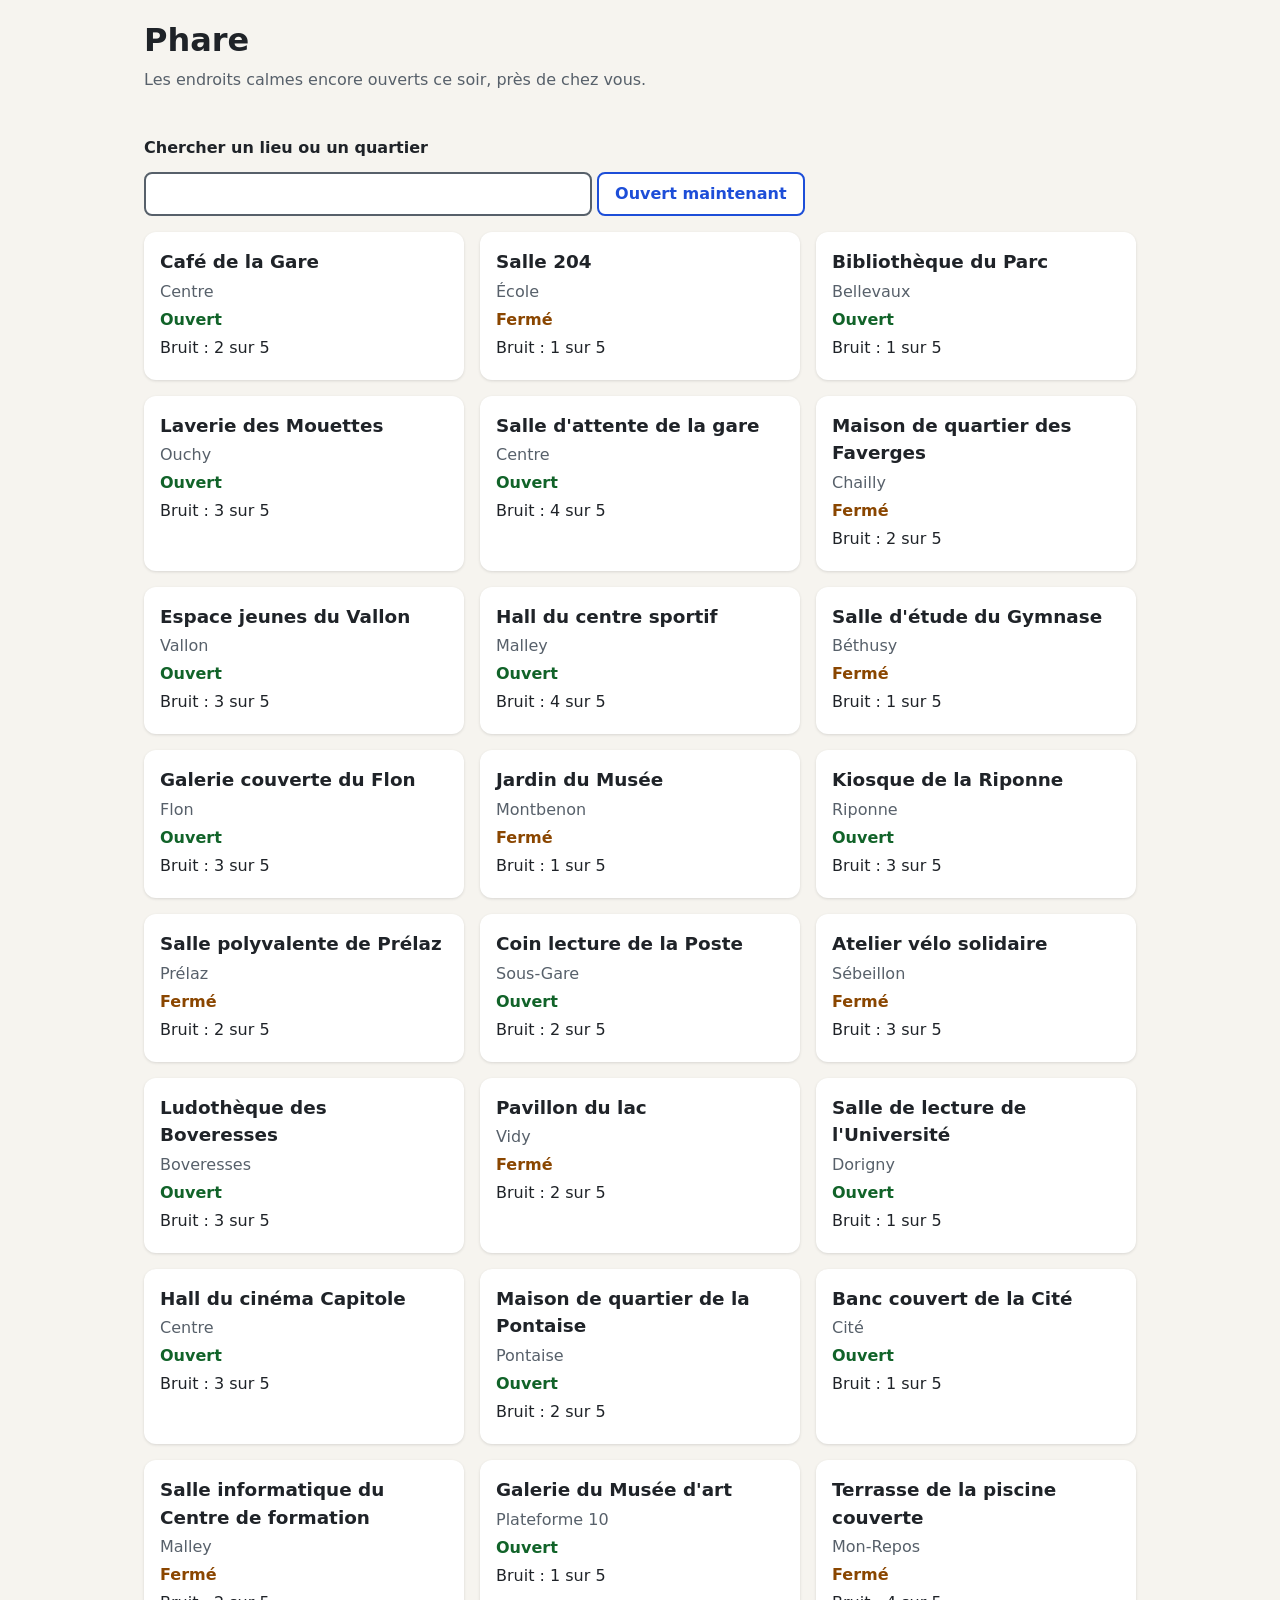
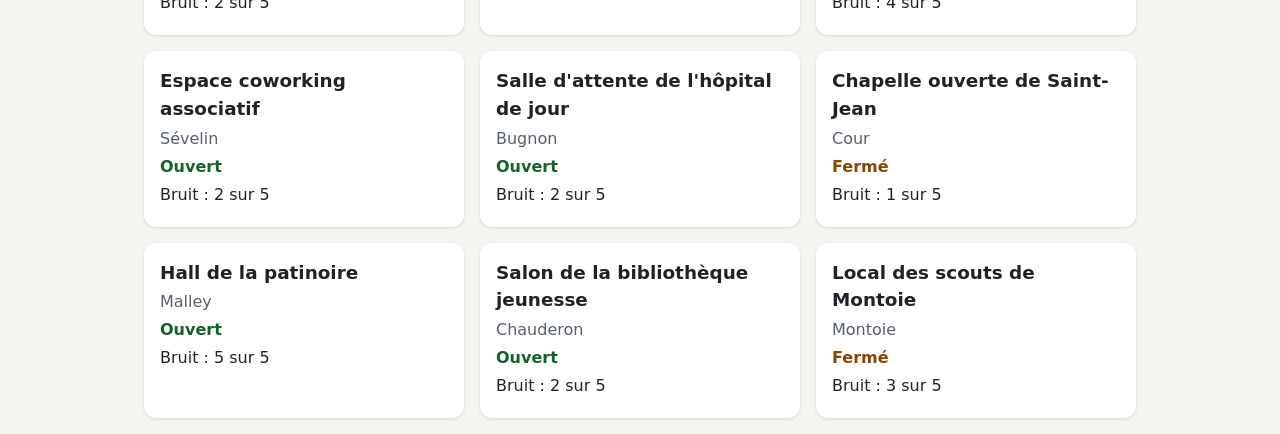
<file: 1-la-recherche-de-phare/depart/index.html>
<!DOCTYPE html>
<html lang="fr" xmlns:mso="urn:schemas-microsoft-com:office:office" xmlns:msdt="uuid:C2F41010-65B3-11d1-A29F-00AA00C14882">
<head>
  <meta charset="UTF-8">
  <meta name="viewport" content="width=device-width, initial-scale=1">
  <title>Phare : les endroits calmes encore ouverts</title>
  <link rel="icon" href="data:,">
  <link rel="stylesheet" href="style.css">

<!--[if gte mso 9]><xml>
<mso:CustomDocumentProperties>
<mso:_ApprovalStatus msdt:dt="string">0</mso:_ApprovalStatus>
<mso:_ApprovalAssignedTo msdt:dt="string"></mso:_ApprovalAssignedTo>
<mso:_ApprovalRespondedBy msdt:dt="string"></mso:_ApprovalRespondedBy>
</mso:CustomDocumentProperties>
</xml><![endif]-->
</head>
<body>
  <header>
    <h1>Phare</h1>
    <p>Les endroits calmes encore ouverts ce soir, près de chez vous.</p>
  </header>

  <main>
    <label for="recherche">Chercher un lieu ou un quartier</label>
    <input type="search" id="recherche">
    <button type="button" id="filtre-ouvert" aria-pressed="false">Ouvert maintenant</button>
    <p id="aucun-resultat" hidden>Aucun lieu ne correspond à votre recherche.</p>

    <section id="liste-cartes" aria-label="Lieux"></section>
  </main>

  <script src="lieux.js"></script>
  <script src="app.js"></script>
</body>
</html>
</file>
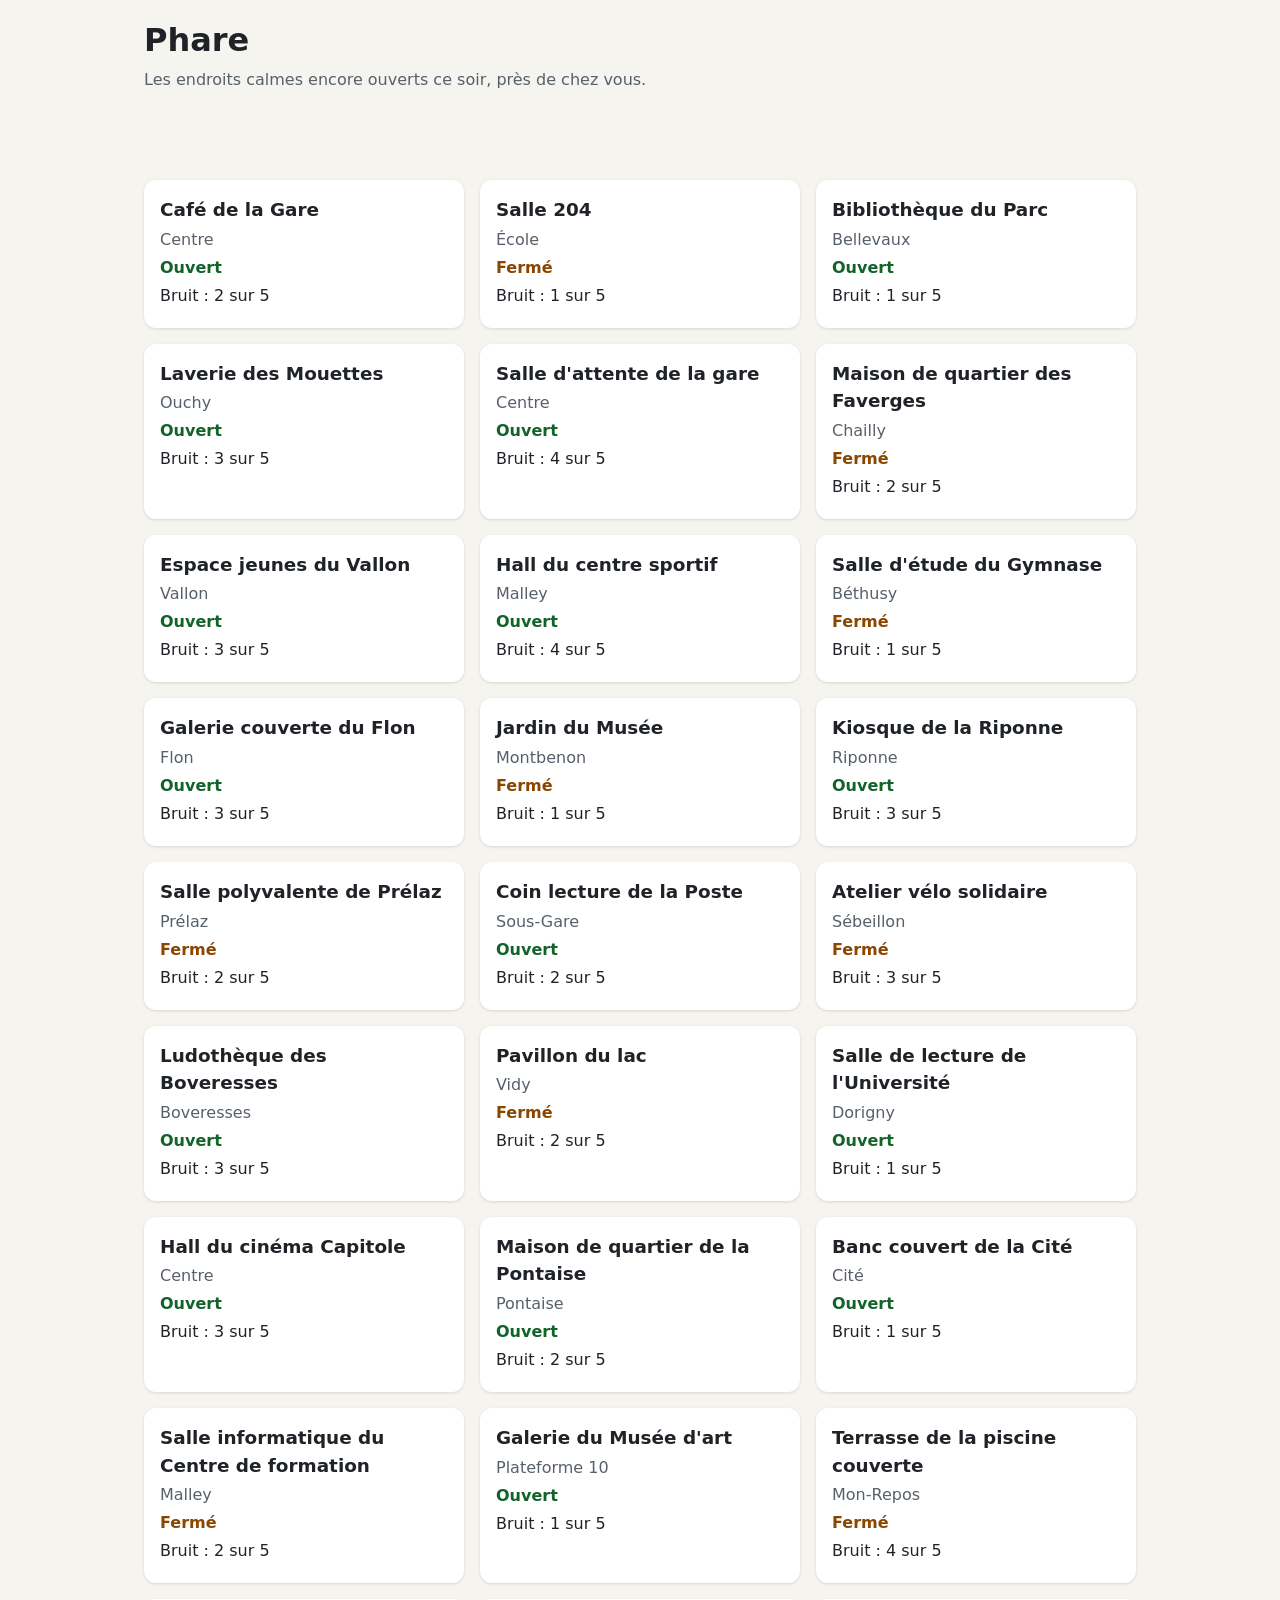
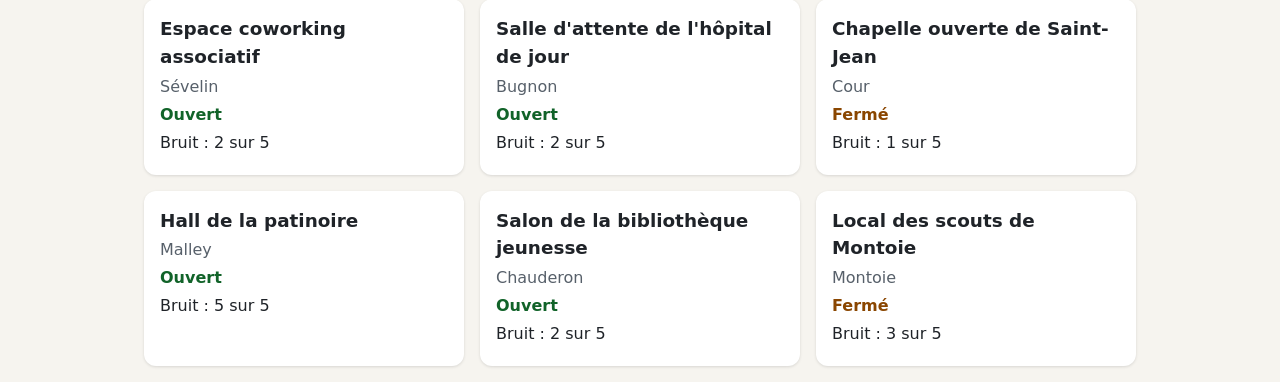
<file: 1-phare-charge-ses-fiches/depart/index.html>
<!DOCTYPE html>
<html lang="fr">
<head>
  <meta charset="UTF-8">
  <meta name="viewport" content="width=device-width, initial-scale=1">
  <title>Phare : les endroits calmes encore ouverts</title>
  <link rel="icon" href="data:,">
  <link rel="stylesheet" href="style.css">
</head>
<body>
  <header>
    <h1>Phare</h1>
    <p>Les endroits calmes encore ouverts ce soir, près de chez vous.</p>
  </header>

  <main>
    <p id="etat" role="status"></p>

    <section id="liste-cartes" aria-label="Lieux"></section>
  </main>

  <script src="app.js"></script>
</body>
</html>
</file>
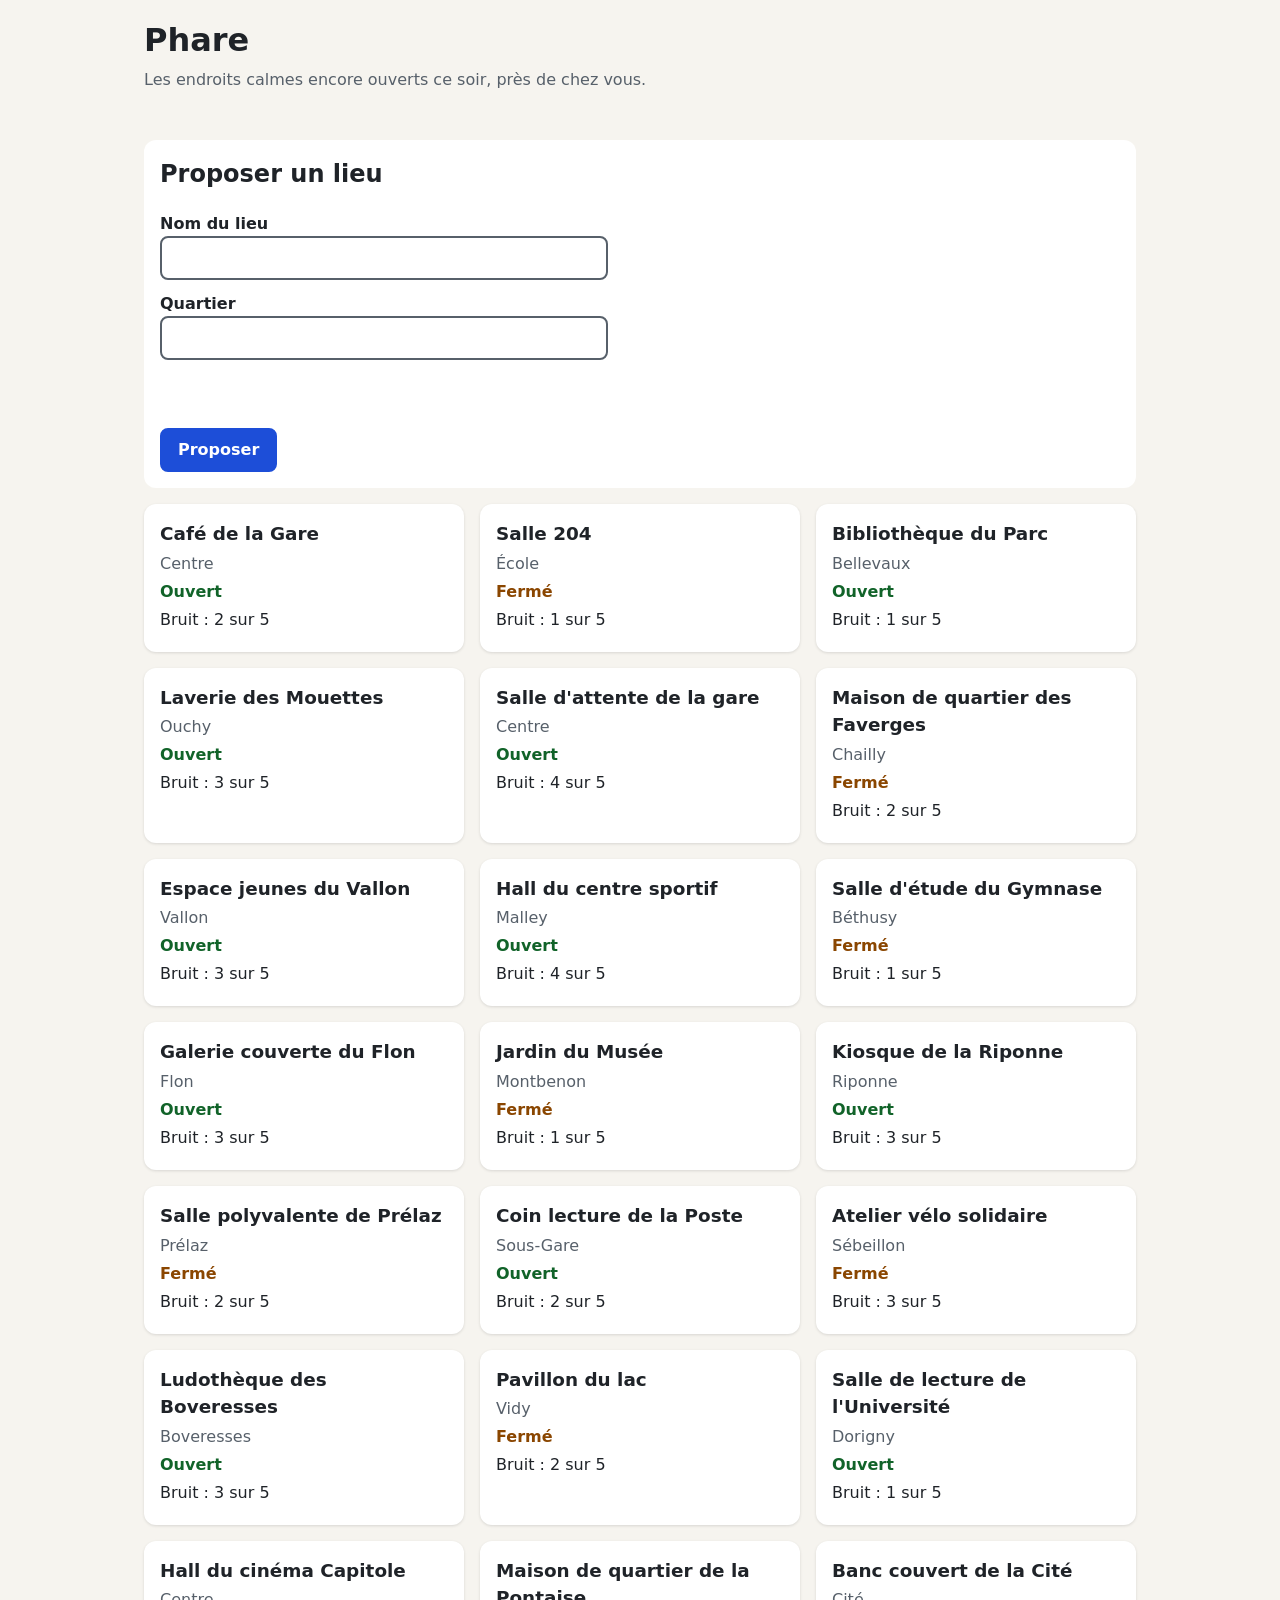
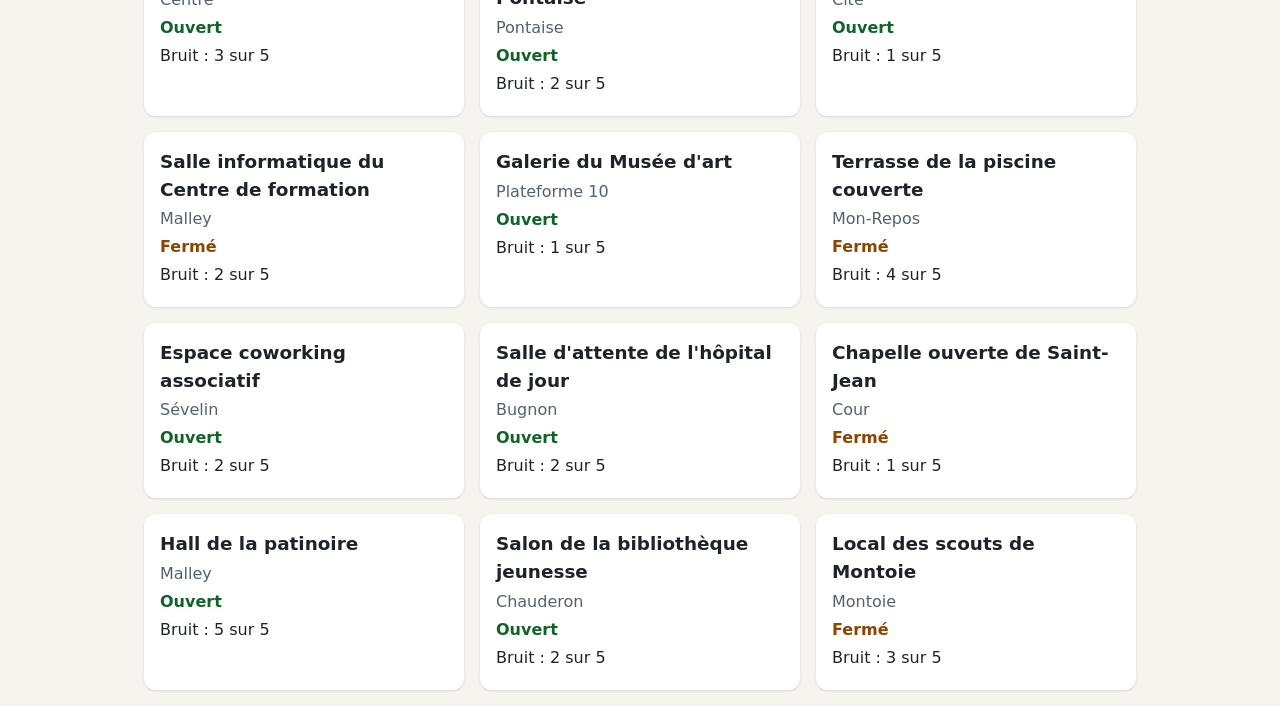
<file: 2-proposer-un-lieu/depart/index.html>
<!DOCTYPE html>
<html lang="fr" xmlns:mso="urn:schemas-microsoft-com:office:office" xmlns:msdt="uuid:C2F41010-65B3-11d1-A29F-00AA00C14882">
<head>
  <meta charset="UTF-8">
  <meta name="viewport" content="width=device-width, initial-scale=1">
  <title>Phare : les endroits calmes encore ouverts</title>
  <link rel="icon" href="data:,">
  <link rel="stylesheet" href="style.css">

<!--[if gte mso 9]><xml>
<mso:CustomDocumentProperties>
<mso:_ApprovalStatus msdt:dt="string">0</mso:_ApprovalStatus>
<mso:_ApprovalAssignedTo msdt:dt="string"></mso:_ApprovalAssignedTo>
<mso:_ApprovalRespondedBy msdt:dt="string"></mso:_ApprovalRespondedBy>
</mso:CustomDocumentProperties>
</xml><![endif]-->
</head>
<body>
  <header>
    <h1>Phare</h1>
    <p>Les endroits calmes encore ouverts ce soir, près de chez vous.</p>
  </header>

  <main>
    <form id="proposer">
      <h2>Proposer un lieu</h2>
      <label for="champ-nom">Nom du lieu</label>
      <input type="text" id="champ-nom" name="nom">
      <label for="champ-quartier">Quartier</label>
      <input type="text" id="champ-quartier" name="quartier">
      <p id="erreurs" aria-live="polite"></p>
      <button type="submit">Proposer</button>
    </form>

    <section id="liste-cartes" aria-label="Lieux"></section>
  </main>

  <script src="lieux.js"></script>
  <script src="app.js"></script>
</body>
</html>
</file>
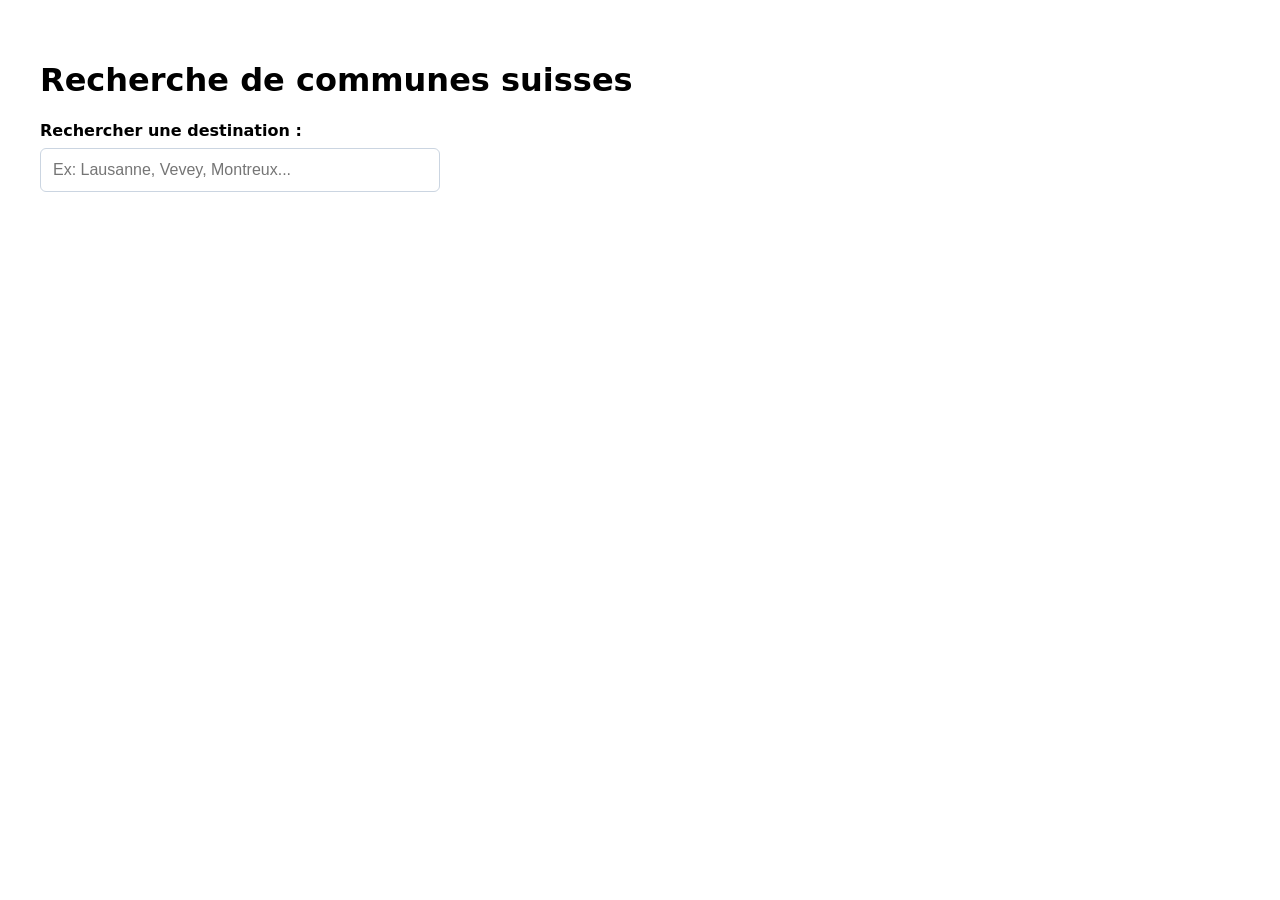
<file: e3-6-composant-autocompletion-avance/depart/index.html>
<!DOCTYPE html>
<html lang="fr">
<head>
  <meta charset="utf-8">
  <meta name="viewport" content="width=device-width, initial-scale=1">
  <title>Composant Autocomplétion Accessible — ICT 291</title>
  <style>
    :root {
      --color-primary: #0284c7;
      --color-border: #cbd5e1;
      --color-bg-hover: #f1f5f9;
      --font-sans: system-ui, sans-serif;
    }
    body { font-family: var(--font-sans); padding: 2rem; }
    .combobox-wrapper { position: relative; max-width: 400px; }
    .combobox-label { display: block; font-weight: 600; margin-bottom: 0.5rem; }
    .combobox-input { width: 100%; box-sizing: border-box; padding: 12px; font-size: 1rem; border: 1px solid var(--color-border); border-radius: 6px; }
    .combobox-input:focus-visible { outline: 2px solid var(--color-primary); }
    .suggestions-list { position: absolute; top: 100%; left: 0; right: 0; background: white; border: 1px solid var(--color-border); border-radius: 6px; margin-top: 4px; padding: 0; list-style: none; box-shadow: 0 4px 6px rgba(0,0,0,0.1); max-height: 240px; overflow-y: auto; z-index: 10; }
    .suggestion-item { padding: 10px 12px; cursor: pointer; }
    .suggestion-item[aria-selected="true"], .suggestion-item:hover { background-color: var(--color-bg-hover); color: var(--color-primary); font-weight: 600; }
  </style>
</head>
<body>
  <h1>Recherche de communes suisses</h1>
  <div class="combobox-wrapper" id="recherche-combobox">
    <label for="recherche-input" class="combobox-label">Rechercher une destination :</label>
    <input
      type="text"
      id="recherche-input"
      role="combobox"
      aria-expanded="false"
      aria-autocomplete="list"
      aria-controls="suggestions-list"
      autocomplete="off"
      class="combobox-input"
      placeholder="Ex: Lausanne, Vevey, Montreux..."
    >
    <ul id="suggestions-list" role="listbox" class="suggestions-list" hidden></ul>
  </div>

  <script>
    const villes = [
      "Aigle", "Bulle", "Château-d'Œx", "Fribourg", "Genève", "Grandson",
      "La Chaux-de-Fonds", "Lausanne", "Montreux", "Morges", "Neuchâtel",
      "Nyon", "Payerne", "Sion", "Vevey", "Yverdon-les-Bains"
    ];

    const input = document.getElementById("recherche-input");
    const listbox = document.getElementById("suggestions-list");
    let activeIndex = -1;
    let resultats = [];

    // Ouvre / ferme la liste (aria-expanded)
    function ouvrir() {
      listbox.hidden = false;
      input.setAttribute("aria-expanded", "true");
    }
    function fermer() {
      listbox.hidden = true;
      input.setAttribute("aria-expanded", "false");
      input.removeAttribute("aria-activedescendant");
      activeIndex = -1;
    }

    // Marque l'élément actif (index + aria-selected)
    function definirActif(index) {
      const items = listbox.querySelectorAll("li");
      items.forEach(li => li.setAttribute("aria-selected", "false"));
      activeIndex = index;
      if (items[index]) {
        items[index].setAttribute("aria-selected", "true");
        input.setAttribute("aria-activedescendant", items[index].id);
      }
    }

    // Filtre et affiche les suggestions
    input.addEventListener("input", () => {
      const saisie = input.value.trim().toLowerCase();
      listbox.innerHTML = "";
      activeIndex = -1;
      if (!saisie) { fermer(); return; }

      resultats = villes.filter(v => v.toLowerCase().includes(saisie));
      resultats.forEach((ville, i) => {
        const li = document.createElement("li");
        li.id = "option-" + i;
        li.className = "suggestion-item";
        li.setAttribute("role", "option");
        li.setAttribute("aria-selected", "false");
        li.textContent = ville;
        li.addEventListener("mousedown", () => { input.value = ville; fermer(); });
        listbox.appendChild(li);
      });
      if (resultats.length) { ouvrir(); } else { fermer(); }
    });

    // Clavier : flèches, Entrée, Échap
    input.addEventListener("keydown", e => {
      if (e.key === "ArrowDown") {
        e.preventDefault();
        if (resultats.length) definirActif(Math.min(activeIndex + 1, resultats.length - 1));
      } else if (e.key === "ArrowUp") {
        e.preventDefault();
        if (resultats.length) definirActif(Math.max(activeIndex - 1, 0));
      } else if (e.key === "Enter" && activeIndex >= 0) {
        e.preventDefault();
        input.value = resultats[activeIndex];
        fermer();
      } else if (e.key === "Escape") {
        fermer();
      }
    });
  </script>
</body>
</html>
</file>
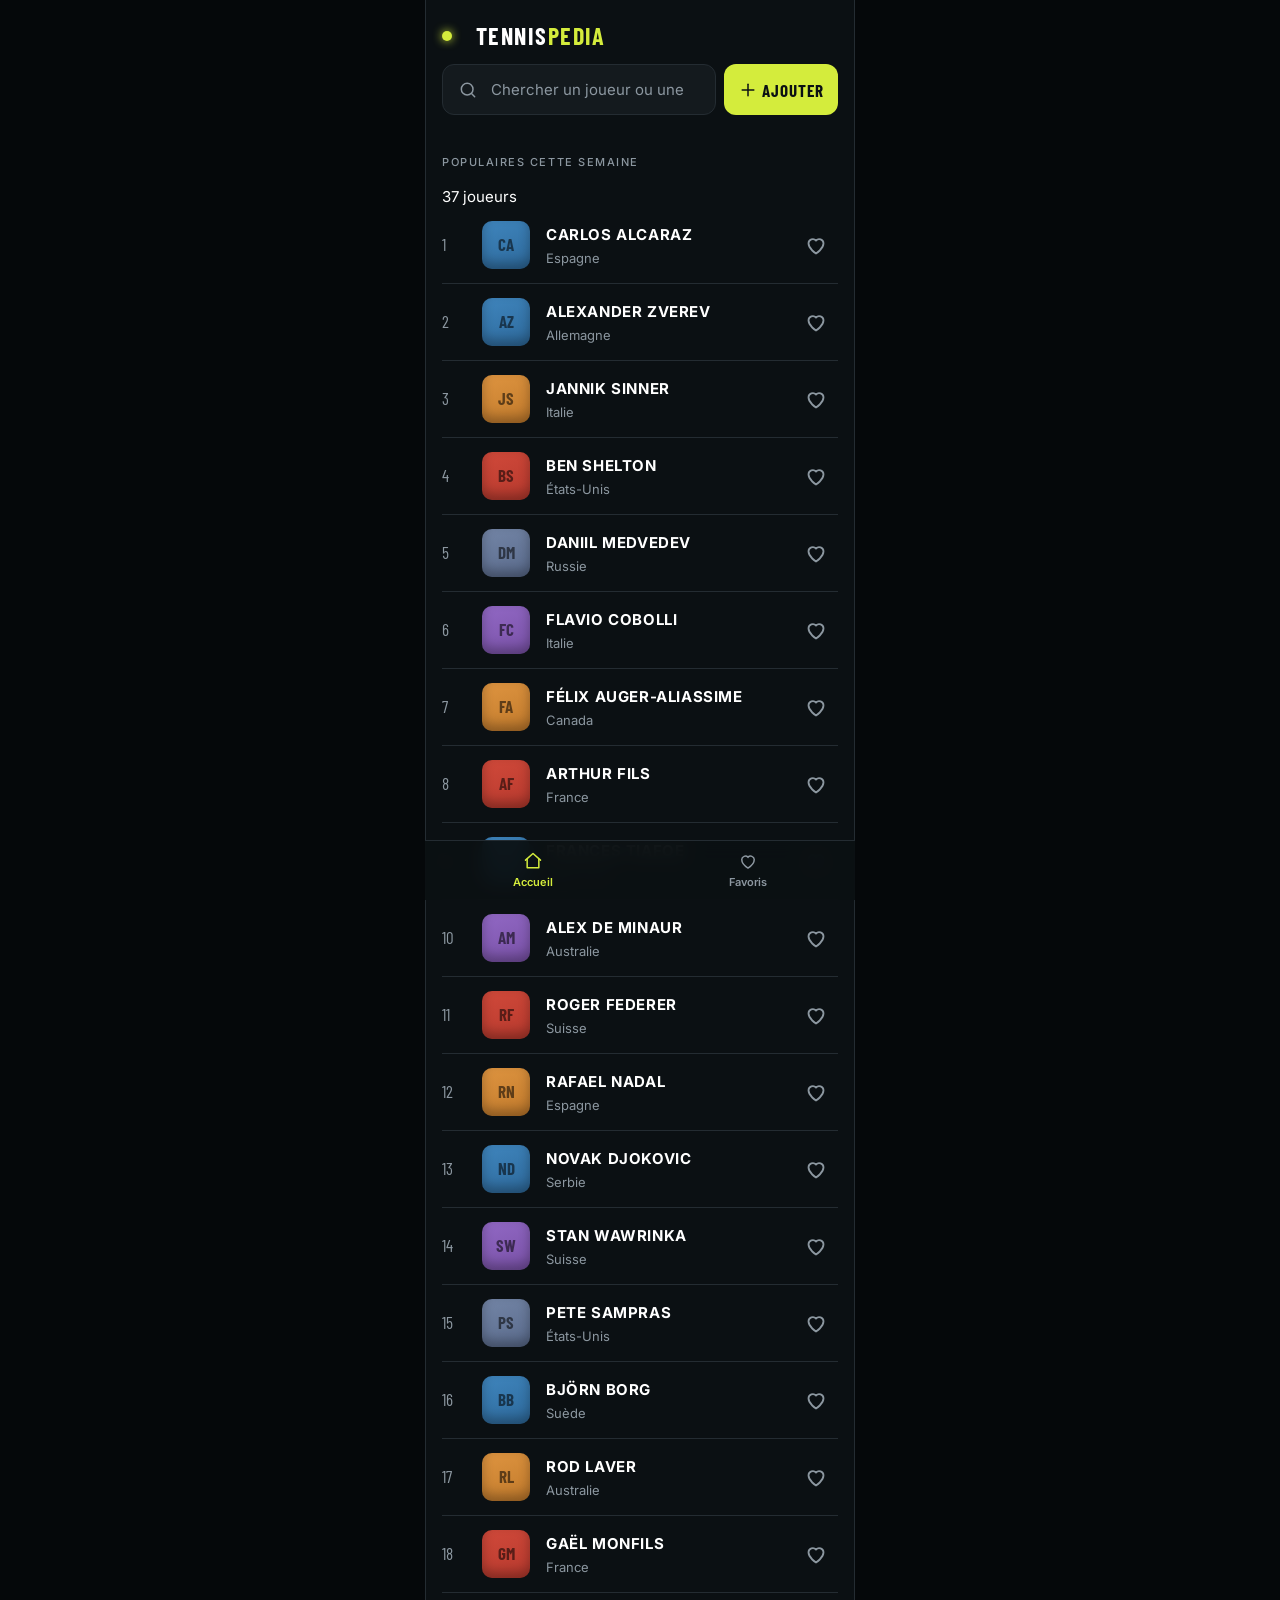
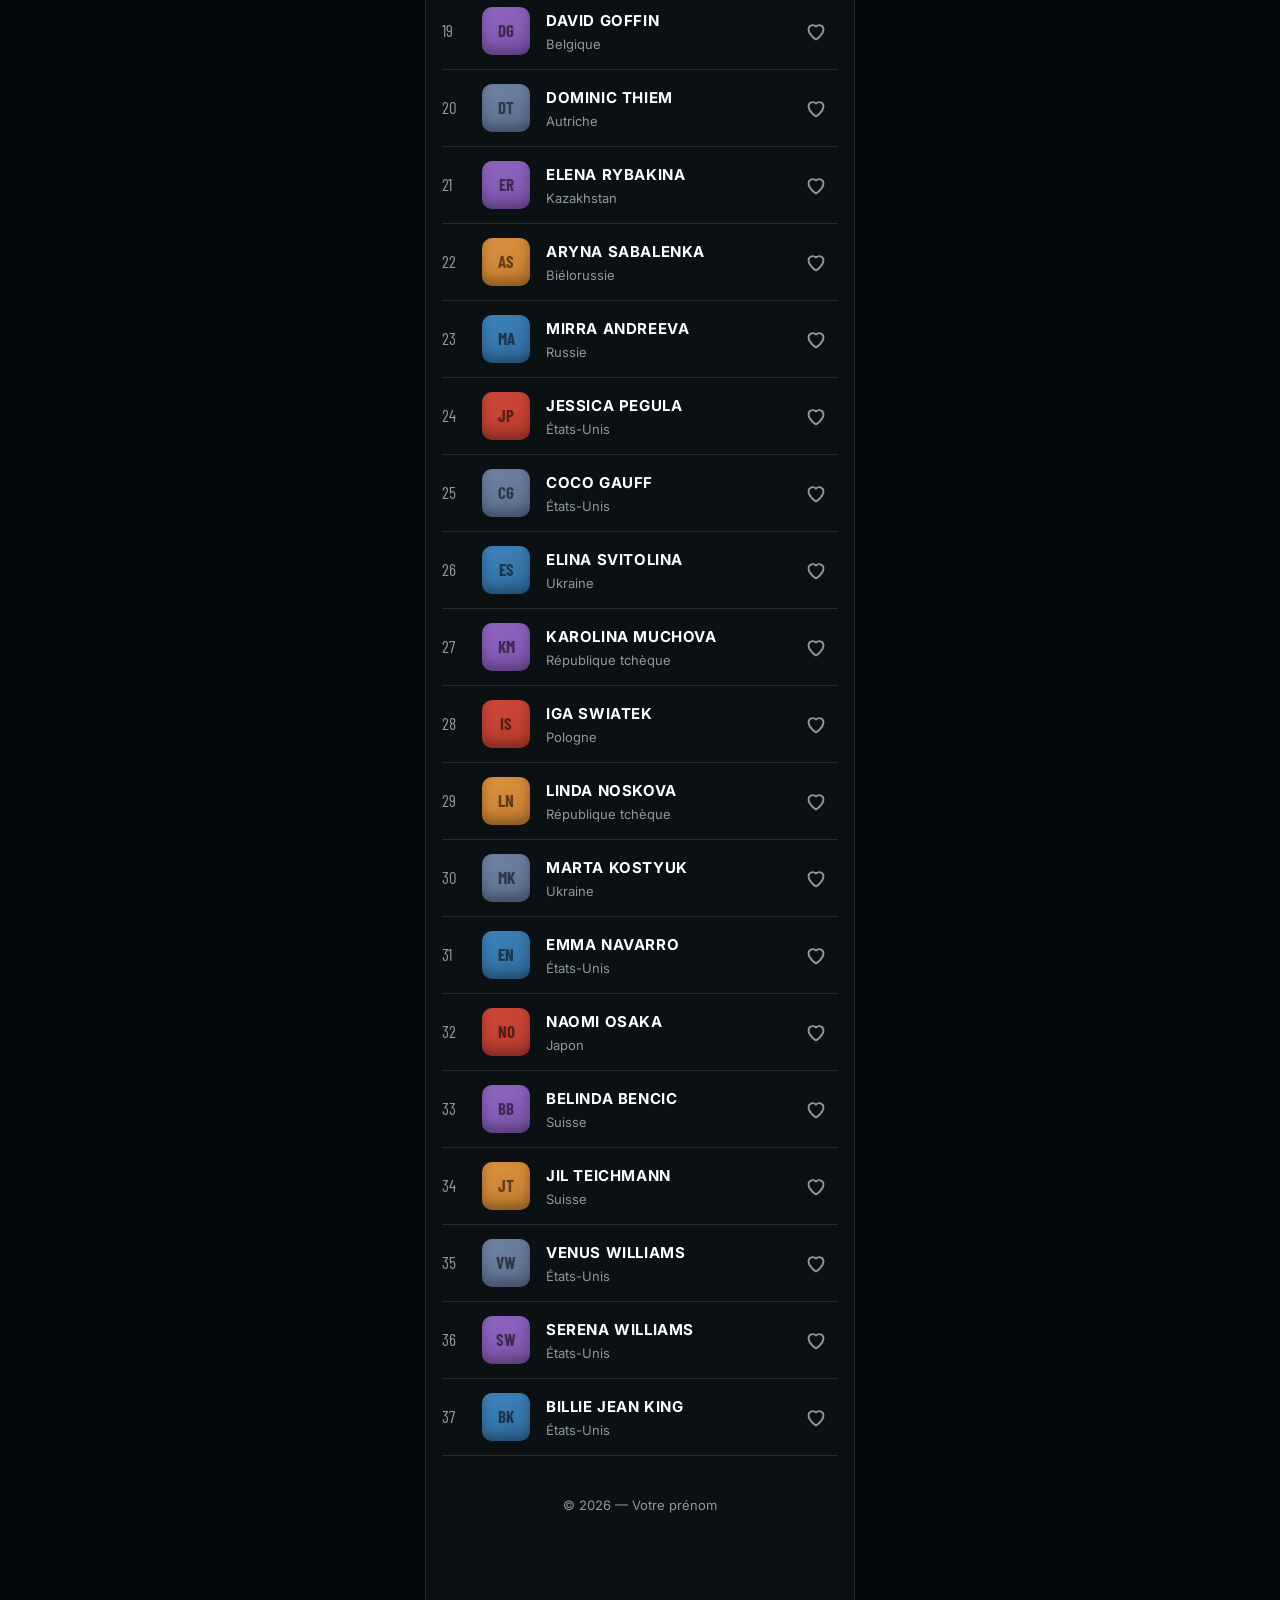
<file: wikitennis/Application/index.html>
<!doctype html>
<html lang="fr">
  <head>
    <meta charset="UTF-8" />
    <meta
      name="viewport"
      content="width=device-width, initial-scale=1, viewport-fit=cover"
    />
    <meta name="theme-color" content="#0b1013" />
    <link rel="preconnect" href="https://fonts.googleapis.com" />
    <link rel="preconnect" href="https://fonts.gstatic.com" crossorigin />
    <link
      href="https://fonts.googleapis.com/css2?family=Barlow+Condensed:wght@500;600;700&family=Inter:wght@400;500;600;700&display=swap"
      rel="stylesheet"
    />
    <link rel="stylesheet" href="style.css" />
    <script src="app.js" defer></script>
    <title>Tennispedia · Accueil</title>
  </head>
  <body data-page="accueil" class="avec-onglets">
    <header class="entete">
      <span class="point"></span>
      <h1 class="logo">TENNIS<span>PEDIA</span></h1>
    </header>
    <nav class="recherche" aria-label="Recherche">
      <form role="search">
        <label class="cache" for="recherche">Chercher un joueur ou une joueuse</label>
        <svg class="icone loupe" viewBox="0 0 24 24" aria-hidden="true">
          <circle cx="11" cy="11" r="7" />
          <path d="m20 20-3.5-3.5" />
        </svg>
        <input
          id="recherche"
          type="search"
          placeholder="Chercher un joueur ou une joueuse"
          autocomplete="off"
        />
      </form>
      <button class="btn-ajouter" id="ouvrir-ajout" type="button">
        <svg class="icone" viewBox="0 0 24 24" aria-hidden="true"><path d="M12 5v14" /><path d="M5 12h14" /></svg>
        <span>Ajouter<span class="cache"> un joueur</span></span>
      </button>
    </nav>
    <main class="ecran">
      <h2 class="etiquette">Populaires cette semaine</h2>
      <p id="etat" role="status"></p>
      <ol class="classement" id="liste"></ol>
      <p class="vide" id="aucun" hidden>Aucun joueur ne correspond à votre recherche.</p>
    </main>
    <dialog class="fenetre" id="fenetre-ajout" aria-labelledby="titre-ajout">
      <form id="proposer" novalidate>
        <h2 class="titre-fenetre" id="titre-ajout">Ajouter un joueur</h2>
        <label for="champ-nom">Nom du joueur</label>
        <input type="text" id="champ-nom" name="nom" autocomplete="off" />
        <label for="champ-pays">Pays</label>
        <input type="text" id="champ-pays" name="pays" autocomplete="off" />
        <p id="erreurs" aria-live="polite"></p>
        <div class="actions-fenetre">
          <button class="btn-secondaire" id="annuler-ajout" type="button">Annuler</button>
          <button class="cta" type="submit">Ajouter</button>
        </div>
      </form>
    </dialog>
    <footer class="pied"><p>© 2026 — Votre prénom</p></footer>
    <nav class="onglets" id="onglets" aria-label="Navigation principale"></nav>
  </body>
</html>
</file>
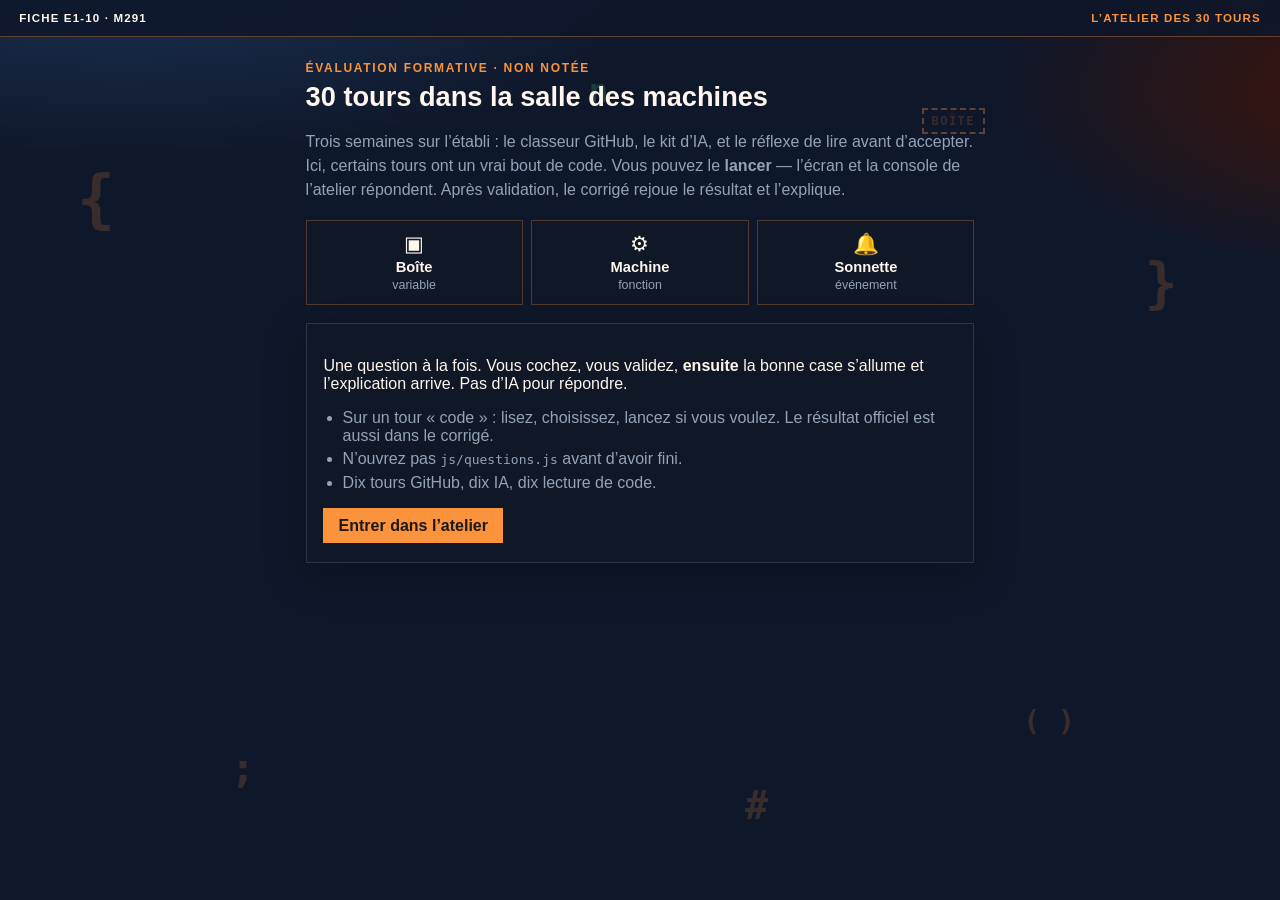
<file: e1-10-evaluation-formative (1)/e1-10-evaluation-formative/depart/index.html>
<!DOCTYPE html>
<html lang="fr">
<head>
  <meta charset="utf-8">
  <meta name="viewport" content="width=device-width, initial-scale=1">
  <title>e1-10 — L’atelier des 30 tours</title>
  <link rel="stylesheet" href="css/style.css">
</head>
<body>
  <div class="sky" aria-hidden="true">
    <span class="glyph g1">{</span>
    <span class="glyph g2">}</span>
    <span class="glyph g3">;</span>
    <span class="glyph g4">( )</span>
    <span class="glyph g5">n</span>
    <span class="glyph g6">#</span>
    <span class="box-float">boîte</span>
  </div>
  <header>
    <span class="badge-tour">Fiche e1-10 · M291</span>
    <span class="badge-atelier">L’atelier des 30 tours</span>
  </header>
  <main>
    <section id="vue-intro">
      <p class="kicker">Évaluation formative · non notée</p>
      <h1>30 tours dans la salle des machines</h1>
      <p class="lead">Trois semaines sur l’établi : le classeur GitHub, le kit d’IA, et le réflexe de lire avant d’accepter. Ici, certains tours ont un vrai bout de code. Vous pouvez le <strong>lancer</strong> — l’écran et la console de l’atelier répondent. Après validation, le corrigé rejoue le résultat et l’explique.</p>
      <div class="machines" aria-hidden="true">
        <div class="machine"><span class="ico">▣</span><strong>Boîte</strong><em>variable</em></div>
        <div class="machine"><span class="ico">⚙</span><strong>Machine</strong><em>fonction</em></div>
        <div class="machine"><span class="ico">🔔</span><strong>Sonnette</strong><em>événement</em></div>
      </div>
      <div class="card intro-card">
        <p>Une question à la fois. Vous cochez, vous validez, <strong>ensuite</strong> la bonne case s’allume et l’explication arrive. Pas d’IA pour répondre.</p>
        <ul class="intro-list">
          <li>Sur un tour « code » : lisez, choisissez, lancez si vous voulez. Le résultat officiel est aussi dans le corrigé.</li>
          <li>N’ouvrez pas <code>js/questions.js</code> avant d’avoir fini.</li>
          <li>Dix tours GitHub, dix IA, dix lecture de code.</li>
        </ul>
        <button type="button" id="commencer">Entrer dans l’atelier</button>
      </div>
    </section>

    <section id="vue-quiz" class="hidden">
      <p class="progress">
        <span id="compteur">Tour 1 / 30</span>
        <span id="theme"></span>
      </p>
      <div class="bar"><span id="barre"></span></div>
      <div class="card quiz-card">
        <h2 class="question" id="question"></h2>
        <div id="lab-slot"></div>
        <fieldset>
          <legend>Choix</legend>
          <div id="choix"></div>
        </fieldset>
        <div class="row">
          <button type="button" id="valider" disabled>Valider cette réponse</button>
          <button type="button" class="ghost hidden" id="suivante">Tour suivant</button>
        </div>
        <div id="explique" class="explain hidden"></div>
      </div>
    </section>

    <section id="vue-fin" class="hidden">
      <p class="kicker">Fin de service</p>
      <h1>Bilan de l’atelier</h1>
      <p class="score" id="score">0 / 30</p>
      <p class="lead" id="phrase-score"></p>
      <p class="muted">Les tours manqués ont un fond rose. Relisez, relancez le code s’il y en a un, puis recommencez si vous voulez.</p>
      <div class="row">
        <button type="button" id="recommencer">Recommencer les 30 tours</button>
      </div>
      <div class="review" id="revue"></div>
    </section>
  </main>
  <div id="confetti" aria-hidden="true"></div>
  <script src="js/questions.js"></script>
  <script src="js/app.js"></script>
</body>
</html>
</file>
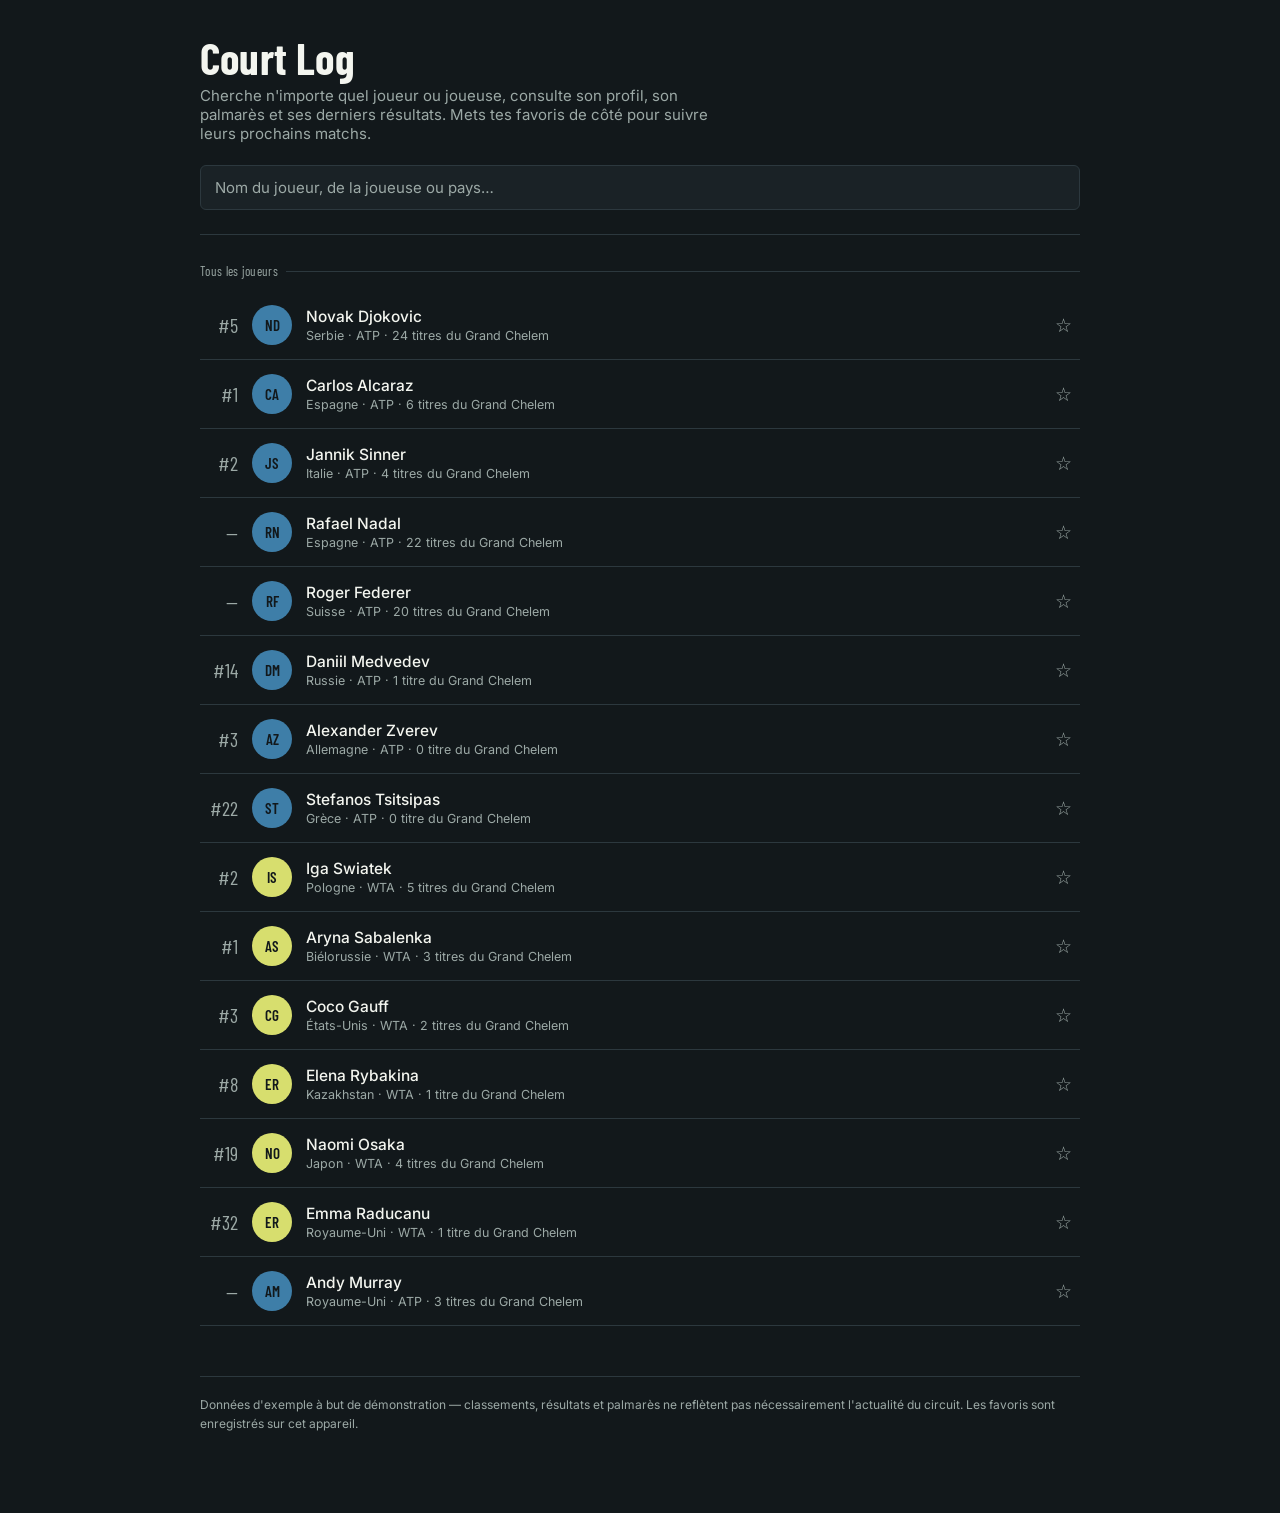
<file: wikitennis/tennis-tracker.html>
<!DOCTYPE html>
<html lang="fr">
<head>
<meta charset="UTF-8">
<meta name="viewport" content="width=device-width, initial-scale=1.0">
<title>Court Log — suivi de joueurs de tennis</title>
<style>
  @import url('https://fonts.googleapis.com/css2?family=Barlow+Condensed:wght@500;600;700&family=Inter:wght@400;500;600&display=swap');

  :root{
    --ink:#12181B;
    --surface:#1A2226;
    --surface-2:#212B30;
    --line:#2C383E;
    --chalk:#F3F5EF;
    --chalk-dim:#9CA9A6;
    --lime:#D7DE6E;
    --clay:#C1622F;
    --grass:#4C7A50;
    --hard:#3E7EA8;
    --win:#7FAE72;
    --loss:#B9645B;
  }
  *{box-sizing:border-box;}
  html,body{margin:0;padding:0;}
  body{
    background:var(--ink);
    color:var(--chalk);
    font-family:'Inter',sans-serif;
    min-height:100vh;
  }
  .display{font-family:'Barlow Condensed',sans-serif;}

  .wrap{max-width:920px;margin:0 auto;padding:36px 20px 80px;}

  header.top{border-bottom:1px solid var(--line);padding-bottom:24px;margin-bottom:28px;}
  header.top h1{
    font-family:'Barlow Condensed',sans-serif;
    font-weight:700;
    font-size:44px;
    letter-spacing:.2px;
    margin:0 0 6px;
    line-height:1;
  }
  header.top p{margin:0 0 22px;color:var(--chalk-dim);font-size:15px;max-width:520px;}

  .search-row{display:flex;gap:10px;}
  .search-row input{
    flex:1;
    background:var(--surface);
    border:1px solid var(--line);
    color:var(--chalk);
    font-family:'Inter',sans-serif;
    font-size:15px;
    padding:12px 14px;
    border-radius:6px;
    outline:none;
  }
  .search-row input:focus{border-color:var(--lime);}
  .search-row input::placeholder{color:var(--chalk-dim);}

  .section-label{
    font-family:'Barlow Condensed',sans-serif;
    font-size:13px;
    letter-spacing:.3px;
    color:var(--chalk-dim);
    margin:0 0 12px;
    display:flex;
    align-items:center;
    gap:8px;
  }
  .section-label::after{content:"";flex:1;height:1px;background:var(--line);}

  .fav-strip{display:flex;flex-wrap:wrap;gap:8px;margin-bottom:32px;}
  .fav-chip{
    display:flex;align-items:center;gap:8px;
    background:var(--surface);
    border:1px solid var(--line);
    border-radius:20px;
    padding:6px 12px 6px 6px;
    cursor:pointer;
    font-size:13px;
    color:var(--chalk);
  }
  .fav-chip:hover{border-color:var(--chalk-dim);}
  .fav-chip .mini-avatar{width:22px;height:22px;font-size:10px;}
  .fav-chip .next{color:var(--chalk-dim);font-size:11px;}

  .empty-note{color:var(--chalk-dim);font-size:14px;margin-bottom:32px;}

  .player-row{
    display:flex;align-items:center;gap:14px;
    padding:14px 4px;
    border-bottom:1px solid var(--line);
    cursor:pointer;
  }
  .player-row:hover{background:var(--surface);}
  .player-row .rank{
    width:34px;text-align:right;
    font-family:'Barlow Condensed',sans-serif;
    font-size:20px;color:var(--chalk-dim);
    flex-shrink:0;
  }
  .avatar{
    width:40px;height:40px;border-radius:50%;
    display:flex;align-items:center;justify-content:center;
    font-family:'Barlow Condensed',sans-serif;
    font-weight:600;font-size:15px;
    color:var(--ink);
    flex-shrink:0;
  }
  .tour-atp{background:var(--hard);}
  .tour-wta{background:var(--lime);}

  .player-row .info{flex:1;min-width:0;}
  .player-row .name{font-size:15.5px;font-weight:500;margin:0;}
  .player-row .meta{font-size:12.5px;color:var(--chalk-dim);margin:2px 0 0;}

  .star-btn{
    background:none;border:none;color:var(--chalk-dim);
    font-size:19px;cursor:pointer;line-height:1;padding:4px;
    flex-shrink:0;
  }
  .star-btn.active{color:var(--lime);}

  .no-results{color:var(--chalk-dim);padding:30px 4px;font-size:14px;}

  /* profile view */
  .profile{display:none;}
  .profile.open{display:block;}
  .list-view.hidden{display:none;}

  .back-btn{
    background:none;border:none;color:var(--chalk-dim);
    font-size:14px;cursor:pointer;padding:0;margin-bottom:20px;
    display:flex;align-items:center;gap:6px;
  }
  .back-btn:hover{color:var(--chalk);}

  .profile-head{display:flex;align-items:flex-start;gap:18px;margin-bottom:6px;}
  .avatar-lg{
    width:76px;height:76px;border-radius:50%;
    display:flex;align-items:center;justify-content:center;
    font-family:'Barlow Condensed',sans-serif;font-weight:600;font-size:26px;
    color:var(--ink);flex-shrink:0;
  }
  .profile-head .who{flex:1;}
  .profile-head h2{
    font-family:'Barlow Condensed',sans-serif;
    font-size:36px;font-weight:700;margin:0 0 2px;line-height:1.05;
  }
  .profile-head .sub{color:var(--chalk-dim);font-size:14px;margin:0;}
  .profile-head .fav-toggle{
    background:var(--surface);border:1px solid var(--line);
    color:var(--chalk);border-radius:6px;padding:9px 14px;
    font-size:13.5px;cursor:pointer;display:flex;align-items:center;gap:7px;
    white-space:nowrap;
  }
  .profile-head .fav-toggle.active{border-color:var(--lime);color:var(--lime);}

  .bio{color:var(--chalk-dim);font-size:14.5px;line-height:1.6;margin:18px 0 26px;max-width:640px;}

  .stat-grid{display:grid;grid-template-columns:repeat(auto-fit,minmax(120px,1fr));gap:1px;background:var(--line);border:1px solid var(--line);margin-bottom:30px;}
  .stat-cell{background:var(--surface);padding:14px 16px;}
  .stat-cell .num{font-family:'Barlow Condensed',sans-serif;font-size:26px;font-weight:600;line-height:1;}
  .stat-cell .lbl{color:var(--chalk-dim);font-size:11.5px;margin-top:5px;}

  .next-match{
    border:1px solid var(--line);border-left:3px solid var(--lime);
    padding:14px 16px;margin-bottom:32px;border-radius:0 6px 6px 0;
  }
  .next-match .tag{color:var(--lime);font-size:11.5px;font-family:'Barlow Condensed',sans-serif;letter-spacing:.3px;margin-bottom:4px;}
  .next-match .line1{font-size:15px;font-weight:500;margin:0 0 3px;}
  .next-match .line2{color:var(--chalk-dim);font-size:13px;}

  .results-list .res-row{
    display:flex;align-items:center;gap:12px;
    padding:10px 0;border-bottom:1px solid var(--line);
    font-size:13.5px;
  }
  .res-row .dot{width:8px;height:8px;border-radius:50%;flex-shrink:0;}
  .dot.clay{background:var(--clay);}
  .dot.grass{background:var(--grass);}
  .dot.hard{background:var(--hard);}
  .res-row .wl{
    width:20px;text-align:center;font-weight:600;font-size:12px;
    border-radius:3px;padding:2px 0;flex-shrink:0;
  }
  .wl.w{color:var(--win);}
  .wl.l{color:var(--loss);}
  .res-row .opp{flex:1;min-width:0;}
  .res-row .opp .vs{color:var(--chalk-dim);}
  .res-row .score{font-family:'Barlow Condensed',sans-serif;font-size:14px;flex-shrink:0;}
  .res-row .tourn{color:var(--chalk-dim);font-size:12px;width:150px;flex-shrink:0;text-align:right;}

  .trophy-list{margin-top:6px;}
  .trophy-row{display:flex;justify-content:space-between;padding:9px 0;border-bottom:1px solid var(--line);font-size:14px;}
  .trophy-row .yrs{color:var(--chalk-dim);font-size:12.5px;}

  footer.disclaimer{margin-top:50px;padding-top:18px;border-top:1px solid var(--line);color:var(--chalk-dim);font-size:12px;line-height:1.6;}

  @media(max-width:520px){
    header.top h1{font-size:34px;}
    .res-row .tourn{display:none;}
    .profile-head h2{font-size:28px;}
  }
</style>
</head>
<body>

<div class="wrap">

  <div class="list-view" id="listView">
    <header class="top">
      <h1>Court Log</h1>
      <p>Cherche n'importe quel joueur ou joueuse, consulte son profil, son palmarès et ses derniers résultats. Mets tes favoris de côté pour suivre leurs prochains matchs.</p>
      <div class="search-row">
        <input type="text" id="searchInput" placeholder="Nom du joueur, de la joueuse ou pays…" autocomplete="off">
      </div>
    </header>

    <div id="favSection"></div>

    <p class="section-label" id="listLabel">Tous les joueurs</p>
    <div id="playerList"></div>
  </div>

  <div class="profile" id="profileView">
    <button class="back-btn" id="backBtn">&larr; Retour à la recherche</button>
    <div id="profileContent"></div>
  </div>

  <footer class="disclaimer">
    Données d'exemple à but de démonstration — classements, résultats et palmarès ne reflètent pas nécessairement l'actualité du circuit. Les favoris sont enregistrés sur cet appareil.
  </footer>
</div>

<script>
// ---------- Données ----------
const PLAYERS = [
  {id:"djokovic", name:"Novak Djokovic", country:"Serbie", flag:"RS", tour:"ATP", rank:5,
   bio:"Recordman du nombre de titres du Grand Chelem chez les hommes, connu pour sa longévité exceptionnelle et sa capacité à rester compétitif au plus haut niveau plus de deux décennies durant.",
   titles:99, slams:24, masters:40, weeksNo1:428,
   palmares:[{name:"Open d'Australie",count:10,years:"2008-2023"},{name:"Roland-Garros",count:3,years:"2016, 2021, 2023"},{name:"Wimbledon",count:7,years:"2011-2022"},{name:"US Open",count:4,years:"2011-2023"}],
   next:{tournament:"Masters 1000 de Shanghai",round:"2e tour",opponent:"À déterminer",date:"vendredi",surface:"hard"},
   results:[
     {opp:"J. Sinner",score:"6-7 4-6",res:"L",tourn:"ATP Finals",surface:"hard"},
     {opp:"A. Zverev",score:"6-3 6-4",res:"W",tourn:"US Open",surface:"hard"},
     {opp:"C. Alcaraz",score:"6-4 5-7 6-2",res:"W",tourn:"Roland-Garros",surface:"clay"},
     {opp:"D. Medvedev",score:"3-6 6-2 6-1",res:"W",tourn:"Open d'Australie",surface:"hard"}
   ]},
  {id:"alcaraz", name:"Carlos Alcaraz", country:"Espagne", flag:"ES", tour:"ATP", rank:1,
   bio:"Prodige espagnol capable de dominer sur toutes les surfaces, réputé pour son explosivité et sa créativité au filet comme au fond du court.",
   titles:18, slams:6, masters:6, weeksNo1:42,
   palmares:[{name:"Roland-Garros",count:2,years:"2024, 2025"},{name:"Wimbledon",count:2,years:"2023, 2024"},{name:"US Open",count:2,years:"2022, 2025"}],
   next:{tournament:"Masters 1000 de Shanghai",round:"3e tour",opponent:"J. Sinner (probable)",date:"samedi",surface:"hard"},
   results:[
     {opp:"J. Sinner",score:"7-6 6-3",res:"W",tourn:"US Open",surface:"hard"},
     {opp:"N. Djokovic",score:"6-2 6-3",res:"W",tourn:"Wimbledon",surface:"grass"},
     {opp:"J. Sinner",score:"4-6 6-7",res:"L",tourn:"Roland-Garros",surface:"clay"},
     {opp:"A. Zverev",score:"6-4 6-1",res:"W",tourn:"Rome",surface:"clay"}
   ]},
  {id:"sinner", name:"Jannik Sinner", country:"Italie", flag:"IT", tour:"ATP", rank:2,
   bio:"Numéro un mondial italien reconnu pour la puissance et la régularité de son jeu de fond de court, bâti autour d'un coup droit et d'un revers très plats.",
   titles:20, slams:4, masters:5, weeksNo1:65,
   palmares:[{name:"Open d'Australie",count:2,years:"2024, 2025"},{name:"US Open",count:2,years:"2024, 2025"}],
   next:{tournament:"Masters 1000 de Shanghai",round:"Quarts de finale",opponent:"À déterminer",date:"dimanche",surface:"hard"},
   results:[
     {opp:"C. Alcaraz",score:"6-7 3-6",res:"L",tourn:"US Open",surface:"hard"},
     {opp:"N. Djokovic",score:"7-6 4-6 6-3",res:"W",tourn:"ATP Finals",surface:"hard"},
     {opp:"C. Alcaraz",score:"6-4 7-6",res:"W",tourn:"Roland-Garros",surface:"clay"},
     {opp:"A. Zverev",score:"6-3 6-2",res:"W",tourn:"Open d'Australie",surface:"hard"}
   ]},
  {id:"nadal", name:"Rafael Nadal", country:"Espagne", flag:"ES", tour:"ATP", rank:null,
   bio:"Le « Roi de la terre battue », treize fois vainqueur à Roland-Garros, célèbre pour son jeu physique, sa rotation de balle extrême et sa combativité mentale.",
   titles:92, slams:22, masters:36, weeksNo1:209,
   palmares:[{name:"Roland-Garros",count:14,years:"2005-2022"},{name:"US Open",count:4,years:"2010-2019"},{name:"Open d'Australie",count:2,years:"2009, 2022"},{name:"Wimbledon",count:2,years:"2008, 2010"}],
   next:null,
   results:[
     {opp:"A. de Minaur",score:"1-6 2-6",res:"L",tourn:"Roland-Garros",surface:"clay"},
     {opp:"C. Alcaraz",score:"6-4 6-4",res:"W",tourn:"Madrid",surface:"clay"}
   ]},
  {id:"federer", name:"Roger Federer", country:"Suisse", flag:"CH", tour:"ATP", rank:null,
   bio:"Considéré comme l'un des joueurs les plus élégants de l'histoire du tennis, reconnu pour la finesse de son toucher de balle et sa domination sur gazon.",
   titles:103, slams:20, masters:28, weeksNo1:310,
   palmares:[{name:"Wimbledon",count:8,years:"2003-2017"},{name:"Open d'Australie",count:6,years:"2004-2018"},{name:"US Open",count:5,years:"2004-2008"},{name:"Roland-Garros",count:1,years:"2009"}],
   next:null,
   results:[
     {opp:"R. Nadal",score:"6-4 6-3",res:"W",tourn:"Laver Cup (exhibition)",surface:"hard"}
   ]},
  {id:"medvedev", name:"Daniil Medvedev", country:"Russie", flag:"RU", tour:"ATP", rank:14,
   bio:"Style atypique construit autour d'un jeu très reculé et d'une lecture de jeu hors norme, capable de perturber les meilleurs frappeurs du circuit.",
   titles:21, slams:1, masters:6, weeksNo1:16,
   palmares:[{name:"US Open",count:1,years:"2021"}],
   next:{tournament:"Masters 1000 de Shanghai",round:"1er tour",opponent:"T. Fritz",date:"jeudi",surface:"hard"},
   results:[
     {opp:"T. Fritz",score:"3-6 6-4 4-6",res:"L",tourn:"US Open",surface:"hard"},
     {opp:"H. Rune",score:"6-3 6-2",res:"W",tourn:"Cincinnati",surface:"hard"}
   ]},
  {id:"zverev", name:"Alexander Zverev", country:"Allemagne", flag:"DE", tour:"ATP", rank:3,
   bio:"Grand serveur allemand au coup droit dévastateur, plusieurs fois finaliste en Grand Chelem sans avoir encore soulevé ce trophée.",
   titles:24, slams:0, masters:6, weeksNo1:0,
   palmares:[{name:"Masters (fin de saison)",count:2,years:"2018, 2021"}],
   next:{tournament:"Masters 1000 de Shanghai",round:"2e tour",opponent:"G. Dimitrov",date:"vendredi",surface:"hard"},
   results:[
     {opp:"J. Sinner",score:"3-6 2-6",res:"L",tourn:"Open d'Australie",surface:"hard"},
     {opp:"C. Alcaraz",score:"4-6 1-6",res:"L",tourn:"Rome",surface:"clay"}
   ]},
  {id:"tsitsipas", name:"Stefanos Tsitsipas", country:"Grèce", flag:"GR", tour:"ATP", rank:22,
   bio:"Jeu porté vers l'avant avec un revers à une main parmi les plus spectaculaires du circuit actuel.",
   titles:11, slams:0, masters:1, weeksNo1:0,
   palmares:[{name:"ATP Finals",count:1,years:"2019"}],
   next:{tournament:"Masters 1000 de Shanghai",round:"1er tour",opponent:"F. Cerundolo",date:"jeudi",surface:"hard"},
   results:[{opp:"N. Djokovic",score:"4-6 6-7",res:"L",tourn:"Wimbledon",surface:"grass"}]},
  {id:"swiatek", name:"Iga Swiatek", country:"Pologne", flag:"PL", tour:"WTA", rank:2,
   bio:"Dominatrice sur terre battue avec un jeu offensif basé sur un lift très prononcé et un déplacement de très haut niveau.",
   titles:22, slams:5, masters:8, weeksNo1:125,
   palmares:[{name:"Roland-Garros",count:4,years:"2020, 2022, 2023, 2024"},{name:"US Open",count:1,years:"2022"}],
   next:{tournament:"WTA 1000 Wuhan",round:"Quarts de finale",opponent:"À déterminer",date:"vendredi",surface:"hard"},
   results:[
     {opp:"A. Sabalenka",score:"6-2 6-3",res:"W",tourn:"Roland-Garros",surface:"clay"},
     {opp:"C. Gauff",score:"1-6 3-6",res:"L",tourn:"US Open",surface:"hard"}
   ]},
  {id:"sabalenka", name:"Aryna Sabalenka", country:"Biélorussie", flag:"BY", tour:"WTA", rank:1,
   bio:"Puissance de frappe parmi les plus impressionnantes du circuit féminin, capable de dicter l'échange dès le service.",
   titles:19, slams:3, masters:5, weeksNo1:70,
   palmares:[{name:"Open d'Australie",count:2,years:"2023, 2024"},{name:"US Open",count:1,years:"2024"}],
   next:{tournament:"WTA 1000 Wuhan",round:"2e tour",opponent:"D. Kasatkina",date:"jeudi",surface:"hard"},
   results:[
     {opp:"C. Gauff",score:"6-3 6-4",res:"W",tourn:"US Open",surface:"hard"},
     {opp:"I. Swiatek",score:"2-6 3-6",res:"L",tourn:"Roland-Garros",surface:"clay"}
   ]},
  {id:"gauff", name:"Coco Gauff", country:"États-Unis", flag:"US", tour:"WTA", rank:3,
   bio:"Talent précoce du tennis américain, réputée pour sa vitesse de déplacement et une combativité rare pour son âge.",
   titles:9, slams:2, masters:2, weeksNo1:0,
   palmares:[{name:"US Open",count:1,years:"2023"},{name:"Roland-Garros",count:1,years:"2025"}],
   next:{tournament:"WTA 1000 Wuhan",round:"1er tour",opponent:"E. Alexandrova",date:"mercredi",surface:"hard"},
   results:[
     {opp:"A. Sabalenka",score:"3-6 4-6",res:"L",tourn:"US Open",surface:"hard"},
     {opp:"I. Swiatek",score:"6-1 6-3",res:"W",tourn:"US Open",surface:"hard"}
   ]},
  {id:"rybakina", name:"Elena Rybakina", country:"Kazakhstan", flag:"KZ", tour:"WTA", rank:8,
   bio:"Service parmi les plus lourds du circuit féminin, à l'aise sur toutes les surfaces avec un jeu très porté vers l'attaque.",
   titles:9, slams:1, masters:2, weeksNo1:0,
   palmares:[{name:"Wimbledon",count:1,years:"2022"}],
   next:{tournament:"WTA 1000 Wuhan",round:"2e tour",opponent:"M. Vondrousova",date:"jeudi",surface:"hard"},
   results:[{opp:"A. Sabalenka",score:"6-4 3-6 4-6",res:"L",tourn:"Wimbledon",surface:"grass"}]},
  {id:"osaka", name:"Naomi Osaka", country:"Japon", flag:"JP", tour:"WTA", rank:19,
   bio:"Quadruple lauréate en Grand Chelem, connue pour la puissance de son coup droit et un mental forgé dans les grands rendez-vous.",
   titles:7, slams:4, masters:1, weeksNo1:25,
   palmares:[{name:"US Open",count:2,years:"2018, 2020"},{name:"Open d'Australie",count:2,years:"2019, 2021"}],
   next:{tournament:"WTA 1000 Wuhan",round:"1er tour",opponent:"L. Noskova",date:"mercredi",surface:"hard"},
   results:[{opp:"C. Gauff",score:"4-6 6-3 3-6",res:"L",tourn:"Miami",surface:"hard"}]},
  {id:"raducanu", name:"Emma Raducanu", country:"Royaume-Uni", flag:"GB", tour:"WTA", rank:32,
   bio:"Révélation de l'US Open 2021 remporté depuis les qualifications, cherchant depuis à retrouver ce niveau de régularité.",
   titles:1, slams:1, masters:0, weeksNo1:0,
   palmares:[{name:"US Open",count:1,years:"2021"}],
   next:{tournament:"WTA 1000 Wuhan",round:"1er tour",opponent:"Q. Zheng",date:"mercredi",surface:"hard"},
   results:[{opp:"C. Gauff",score:"2-6 4-6",res:"L",tourn:"Wimbledon",surface:"grass"}]},
  {id:"murray", name:"Andy Murray", country:"Royaume-Uni", flag:"GB", tour:"ATP", rank:null,
   bio:"Premier Britannique à remporter Wimbledon depuis 1936, salué pour sa ténacité défensive et son intelligence tactique.",
   titles:46, slams:3, masters:14, weeksNo1:41,
   palmares:[{name:"Wimbledon",count:2,years:"2013, 2016"},{name:"US Open",count:1,years:"2012"}],
   next:null,
   results:[{opp:"N. Djokovic",score:"4-6 3-6",res:"L",tourn:"Jeux Olympiques",surface:"clay"}]}
];

const STORE_KEY = "favorites";
let favorites = [];
let currentQuery = "";

// ---------- Utilitaires ----------
function initials(name){
  return name.split(" ").map(p=>p[0]).join("").slice(0,2).toUpperCase();
}
function tourClass(tour){ return tour === "ATP" ? "tour-atp" : "tour-wta"; }

function surfaceLabel(s){
  return {clay:"Terre battue",grass:"Gazon",hard:"Dur"}[s] || s;
}

async function loadFavorites(){
  try{
    const res = await window.storage.get(STORE_KEY);
    favorites = res && res.value ? JSON.parse(res.value) : [];
  }catch(e){
    favorites = [];
  }
}
async function saveFavorites(){
  try{
    await window.storage.set(STORE_KEY, JSON.stringify(favorites));
  }catch(e){
    console.error("Impossible d'enregistrer les favoris", e);
  }
}
function isFav(id){ return favorites.includes(id); }
async function toggleFav(id){
  if(isFav(id)) favorites = favorites.filter(f=>f!==id);
  else favorites.push(id);
  await saveFavorites();
  renderList();
  if(document.getElementById("profileView").classList.contains("open")){
    renderProfile(id);
  }
}

// ---------- Rendu liste ----------
function renderFavStrip(){
  const el = document.getElementById("favSection");
  if(favorites.length === 0){ el.innerHTML = ""; return; }
  const favPlayers = favorites.map(id=>PLAYERS.find(p=>p.id===id)).filter(Boolean);
  el.innerHTML = `
    <p class="section-label">Favoris</p>
    <div class="fav-strip">
      ${favPlayers.map(p=>`
        <div class="fav-chip" data-id="${p.id}">
          <div class="avatar mini-avatar ${tourClass(p.tour)}">${initials(p.name)}</div>
          <span>${p.name}</span>
          <span class="next">${p.next ? "· prochain match " + p.next.date : "· pas de match prévu"}</span>
        </div>`).join("")}
    </div>
  `;
  el.querySelectorAll(".fav-chip").forEach(chip=>{
    chip.addEventListener("click", ()=> openProfile(chip.dataset.id));
  });
}

function renderList(){
  renderFavStrip();
  const listEl = document.getElementById("playerList");
  const labelEl = document.getElementById("listLabel");
  const q = currentQuery.trim().toLowerCase();
  const filtered = q
    ? PLAYERS.filter(p => p.name.toLowerCase().includes(q) || p.country.toLowerCase().includes(q))
    : PLAYERS;

  labelEl.textContent = q ? `Résultats pour « ${currentQuery} »` : "Tous les joueurs";

  if(filtered.length === 0){
    listEl.innerHTML = `<p class="no-results">Aucun joueur ne correspond à cette recherche.</p>`;
    return;
  }

  listEl.innerHTML = filtered.map(p=>`
    <div class="player-row" data-id="${p.id}">
      <div class="rank display">${p.rank ? "#"+p.rank : "—"}</div>
      <div class="avatar ${tourClass(p.tour)}">${initials(p.name)}</div>
      <div class="info">
        <p class="name">${p.name}</p>
        <p class="meta">${p.country} · ${p.tour} · ${p.slams} titre${p.slams>1?"s":""} du Grand Chelem</p>
      </div>
      <button class="star-btn ${isFav(p.id)?"active":""}" data-id="${p.id}" aria-label="Ajouter aux favoris">${isFav(p.id)?"★":"☆"}</button>
    </div>
  `).join("");

  listEl.querySelectorAll(".player-row").forEach(row=>{
    row.addEventListener("click", (e)=>{
      if(e.target.classList.contains("star-btn")) return;
      openProfile(row.dataset.id);
    });
  });
  listEl.querySelectorAll(".star-btn").forEach(btn=>{
    btn.addEventListener("click", (e)=>{
      e.stopPropagation();
      toggleFav(btn.dataset.id);
    });
  });
}

// ---------- Rendu profil ----------
function renderProfile(id){
  const p = PLAYERS.find(pl=>pl.id===id);
  if(!p) return;
  const el = document.getElementById("profileContent");

  const nextHtml = p.next ? `
    <div class="next-match">
      <div class="tag display">Prochain match</div>
      <p class="line1">${p.opponentLine || ("vs " + p.next.opponent)}</p>
      <p class="line2">${p.next.tournament} · ${p.next.round} · ${surfaceLabel(p.next.surface)} · ${p.next.date}</p>
    </div>
  ` : `
    <div class="next-match" style="border-left-color: var(--line);">
      <div class="tag display" style="color:var(--chalk-dim);">Prochain match</div>
      <p class="line1">Aucun match prévu pour l'instant</p>
    </div>
  `;

  el.innerHTML = `
    <div class="profile-head">
      <div class="avatar-lg ${tourClass(p.tour)}">${initials(p.name)}</div>
      <div class="who">
        <h2>${p.name}</h2>
        <p class="sub">${p.country} · ${p.tour}${p.rank ? " · N°"+p.rank+" mondial" : ""}</p>
      </div>
      <button class="fav-toggle ${isFav(p.id)?"active":""}" id="profFavBtn">${isFav(p.id)?"★ Favori":"☆ Ajouter"}</button>
    </div>

    <p class="bio">${p.bio}</p>

    <div class="stat-grid">
      <div class="stat-cell"><div class="num display">${p.titles}</div><div class="lbl">Titres carrière</div></div>
      <div class="stat-cell"><div class="num display">${p.slams}</div><div class="lbl">Grand Chelem</div></div>
      <div class="stat-cell"><div class="num display">${p.masters}</div><div class="lbl">Masters 1000 / WTA 1000</div></div>
      <div class="stat-cell"><div class="num display">${p.weeksNo1}</div><div class="lbl">Semaines n°1</div></div>
    </div>

    ${nextHtml}

    <p class="section-label">Derniers résultats</p>
    <div class="results-list">
      ${p.results.map(r=>`
        <div class="res-row">
          <span class="dot ${r.surface}"></span>
          <span class="wl ${r.res==='W'?'w':'l'}">${r.res}</span>
          <span class="opp"><span class="vs">vs</span> ${r.opp}</span>
          <span class="score display">${r.score}</span>
          <span class="tourn">${r.tourn}</span>
        </div>
      `).join("")}
    </div>

    <p class="section-label" style="margin-top:30px;">Palmarès en Grand Chelem</p>
    <div class="trophy-list">
      ${p.palmares.length ? p.palmares.map(t=>`
        <div class="trophy-row">
          <span>${t.name}</span>
          <span>${t.count}× <span class="yrs">(${t.years})</span></span>
        </div>
      `).join("") : `<p class="empty-note">Pas encore de titre du Grand Chelem.</p>`}
    </div>
  `;

  document.getElementById("profFavBtn").addEventListener("click", ()=> toggleFav(p.id));
}

function openProfile(id){
  renderProfile(id);
  document.getElementById("listView").classList.add("hidden");
  document.getElementById("profileView").classList.add("open");
  window.scrollTo(0,0);
}
function closeProfile(){
  document.getElementById("profileView").classList.remove("open");
  document.getElementById("listView").classList.remove("hidden");
  renderList();
}

// ---------- Init ----------
document.getElementById("searchInput").addEventListener("input", (e)=>{
  currentQuery = e.target.value;
  renderList();
});
document.getElementById("backBtn").addEventListener("click", closeProfile);

(async function init(){
  await loadFavorites();
  renderList();
})();
</script>
</body>
</html>
</file>
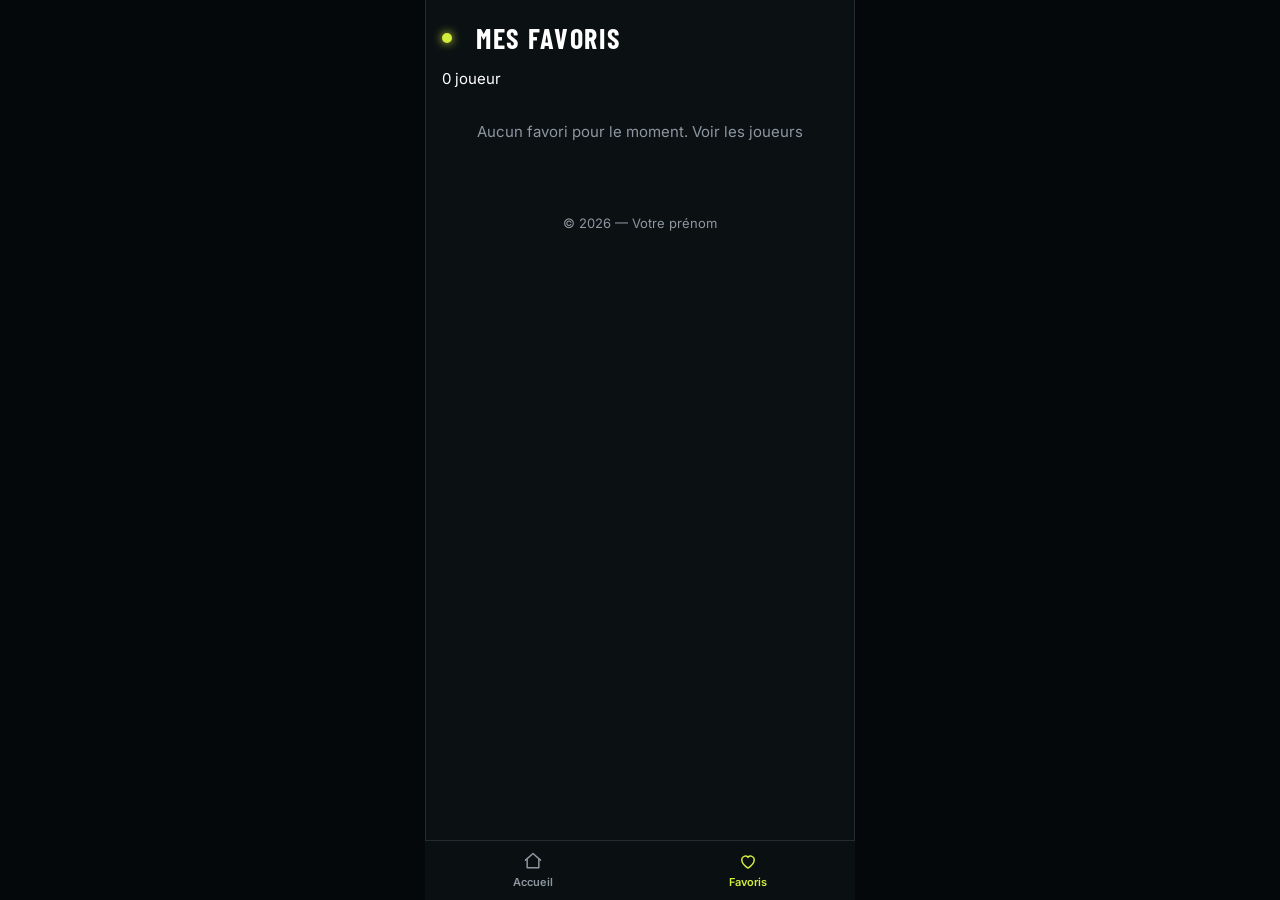
<file: wikitennis/Application/favori.html>
<!doctype html>
<html lang="fr">
  <head>
    <meta charset="UTF-8" />
    <meta name="viewport" content="width=device-width, initial-scale=1, viewport-fit=cover" />
    <meta name="theme-color" content="#0b1013" />
    <link rel="preconnect" href="https://fonts.googleapis.com" />
    <link rel="preconnect" href="https://fonts.gstatic.com" crossorigin />
    <link
      href="https://fonts.googleapis.com/css2?family=Barlow+Condensed:wght@500;600;700&family=Inter:wght@400;500;600;700&display=swap"
      rel="stylesheet"
    />
    <link rel="stylesheet" href="style.css" />
    <script src="app.js" defer></script>
    <title>Tennispedia · Mes favoris</title>
  </head>
  <body data-page="favoris" class="avec-onglets">
    <header class="entete">
      <span class="point"></span>
      <h1 class="titre-page">Mes favoris</h1>
    </header>
    <main class="ecran">
      <p id="etat" role="status"></p>
      <ol class="classement" id="liste"></ol>
      <p class="vide" id="aucun" hidden>
        Aucun favori pour le moment.
        <a class="lien-retour-vide" href="index.html">Voir les joueurs</a>
      </p>
    </main>
    <footer class="pied"><p>© 2026 — Votre prénom</p></footer>
    <nav class="onglets" id="onglets" aria-label="Navigation principale"></nav>
  </body>
</html>
</file>
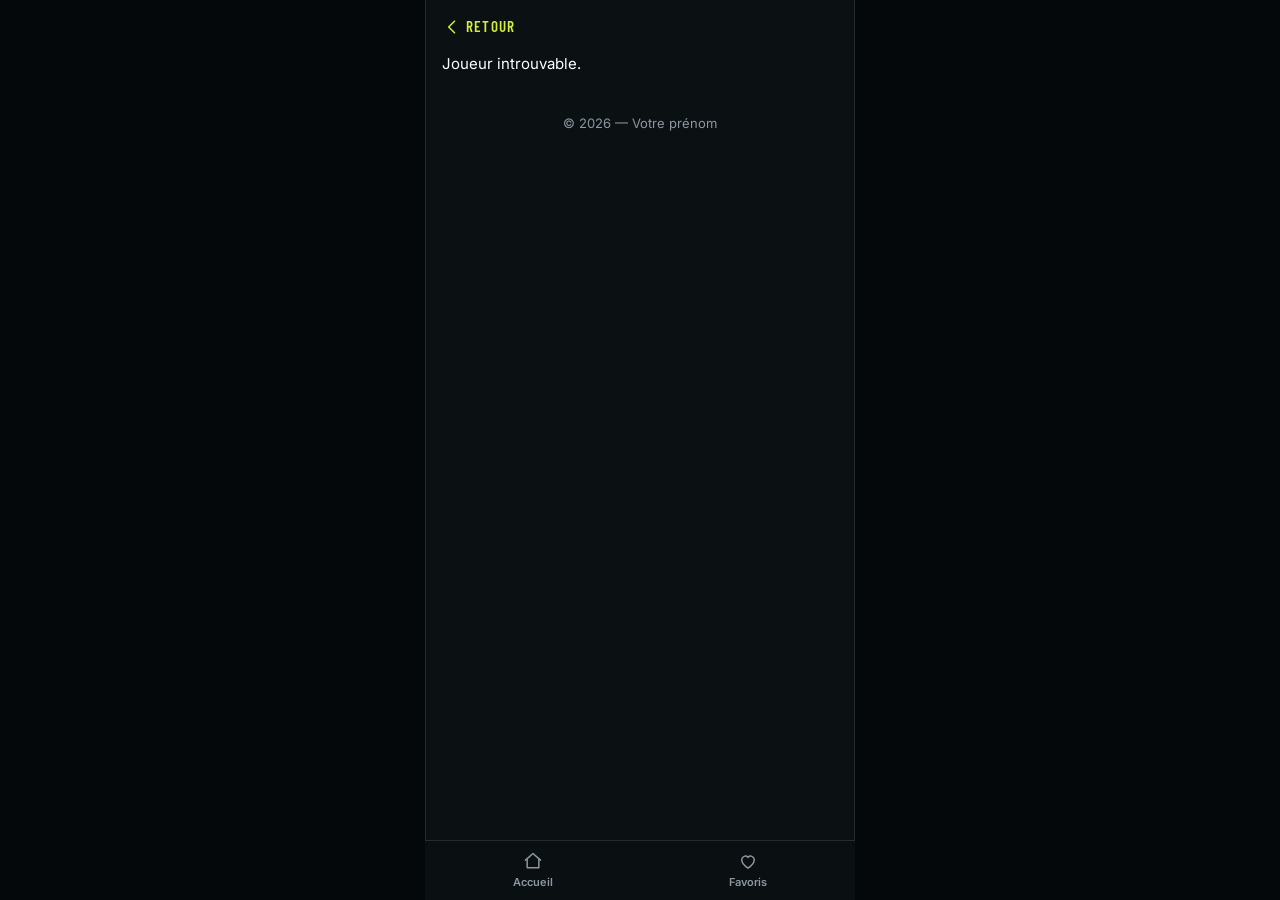
<file: wikitennis/Application/joueur.html>
<!doctype html>
<html lang="fr">
  <head>
    <meta charset="UTF-8" />
    <meta name="viewport" content="width=device-width, initial-scale=1, viewport-fit=cover" />
    <meta name="theme-color" content="#0b1013" />
    <link rel="preconnect" href="https://fonts.googleapis.com" />
    <link rel="preconnect" href="https://fonts.gstatic.com" crossorigin />
    <link
      href="https://fonts.googleapis.com/css2?family=Barlow+Condensed:wght@500;600;700&family=Inter:wght@400;500;600;700&display=swap"
      rel="stylesheet"
    />
    <link rel="stylesheet" href="style.css" />
    <script src="app.js" defer></script>
    <title>Tennispedia · Joueur</title>
  </head>
  <body data-page="profil" class="avec-onglets">
    <main class="ecran">
      <a class="retour" id="retour" href="index.html">
        <svg class="icone" viewBox="0 0 24 24" aria-hidden="true"><path d="M15 5l-7 7 7 7" /></svg>
        Retour
      </a>
      <p id="etat" role="status"></p>
      <div id="contenu"></div>
    </main>
    <footer class="pied"><p>© 2026 — Votre prénom</p></footer>
    <nav class="onglets" id="onglets" aria-label="Navigation principale"></nav>
  </body>
</html>
</file>
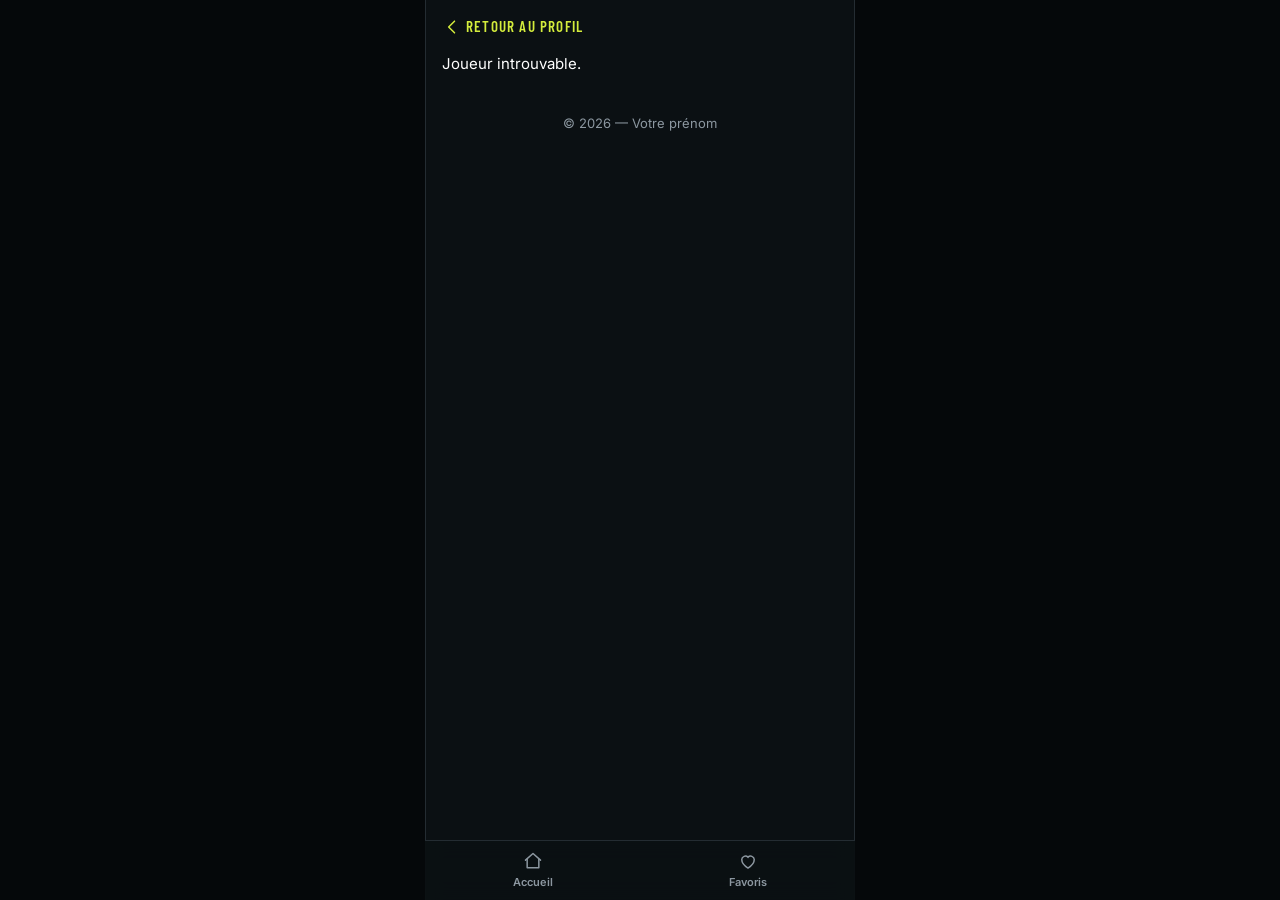
<file: wikitennis/Application/match.html>
<!doctype html>
<html lang="fr">
  <head>
    <meta charset="UTF-8" />
    <meta name="viewport" content="width=device-width, initial-scale=1, viewport-fit=cover" />
    <meta name="theme-color" content="#0b1013" />
    <link rel="preconnect" href="https://fonts.googleapis.com" />
    <link rel="preconnect" href="https://fonts.gstatic.com" crossorigin />
    <link
      href="https://fonts.googleapis.com/css2?family=Barlow+Condensed:wght@500;600;700&family=Inter:wght@400;500;600;700&display=swap"
      rel="stylesheet"
    />
    <link rel="stylesheet" href="style.css" />
    <script src="app.js" defer></script>
    <title>Tennispedia · Match</title>
  </head>
  <body data-page="match" class="avec-onglets">
    <main class="ecran">
      <a class="retour" id="retour" href="index.html">
        <svg class="icone" viewBox="0 0 24 24" aria-hidden="true"><path d="M15 5l-7 7 7 7" /></svg>
        Retour au profil
      </a>
      <p id="etat" role="status"></p>
      <div id="contenu"></div>
    </main>
    <footer class="pied"><p>© 2026 — Votre prénom</p></footer>
    <nav class="onglets" id="onglets" aria-label="Navigation principale"></nav>
  </body>
</html>
</file>
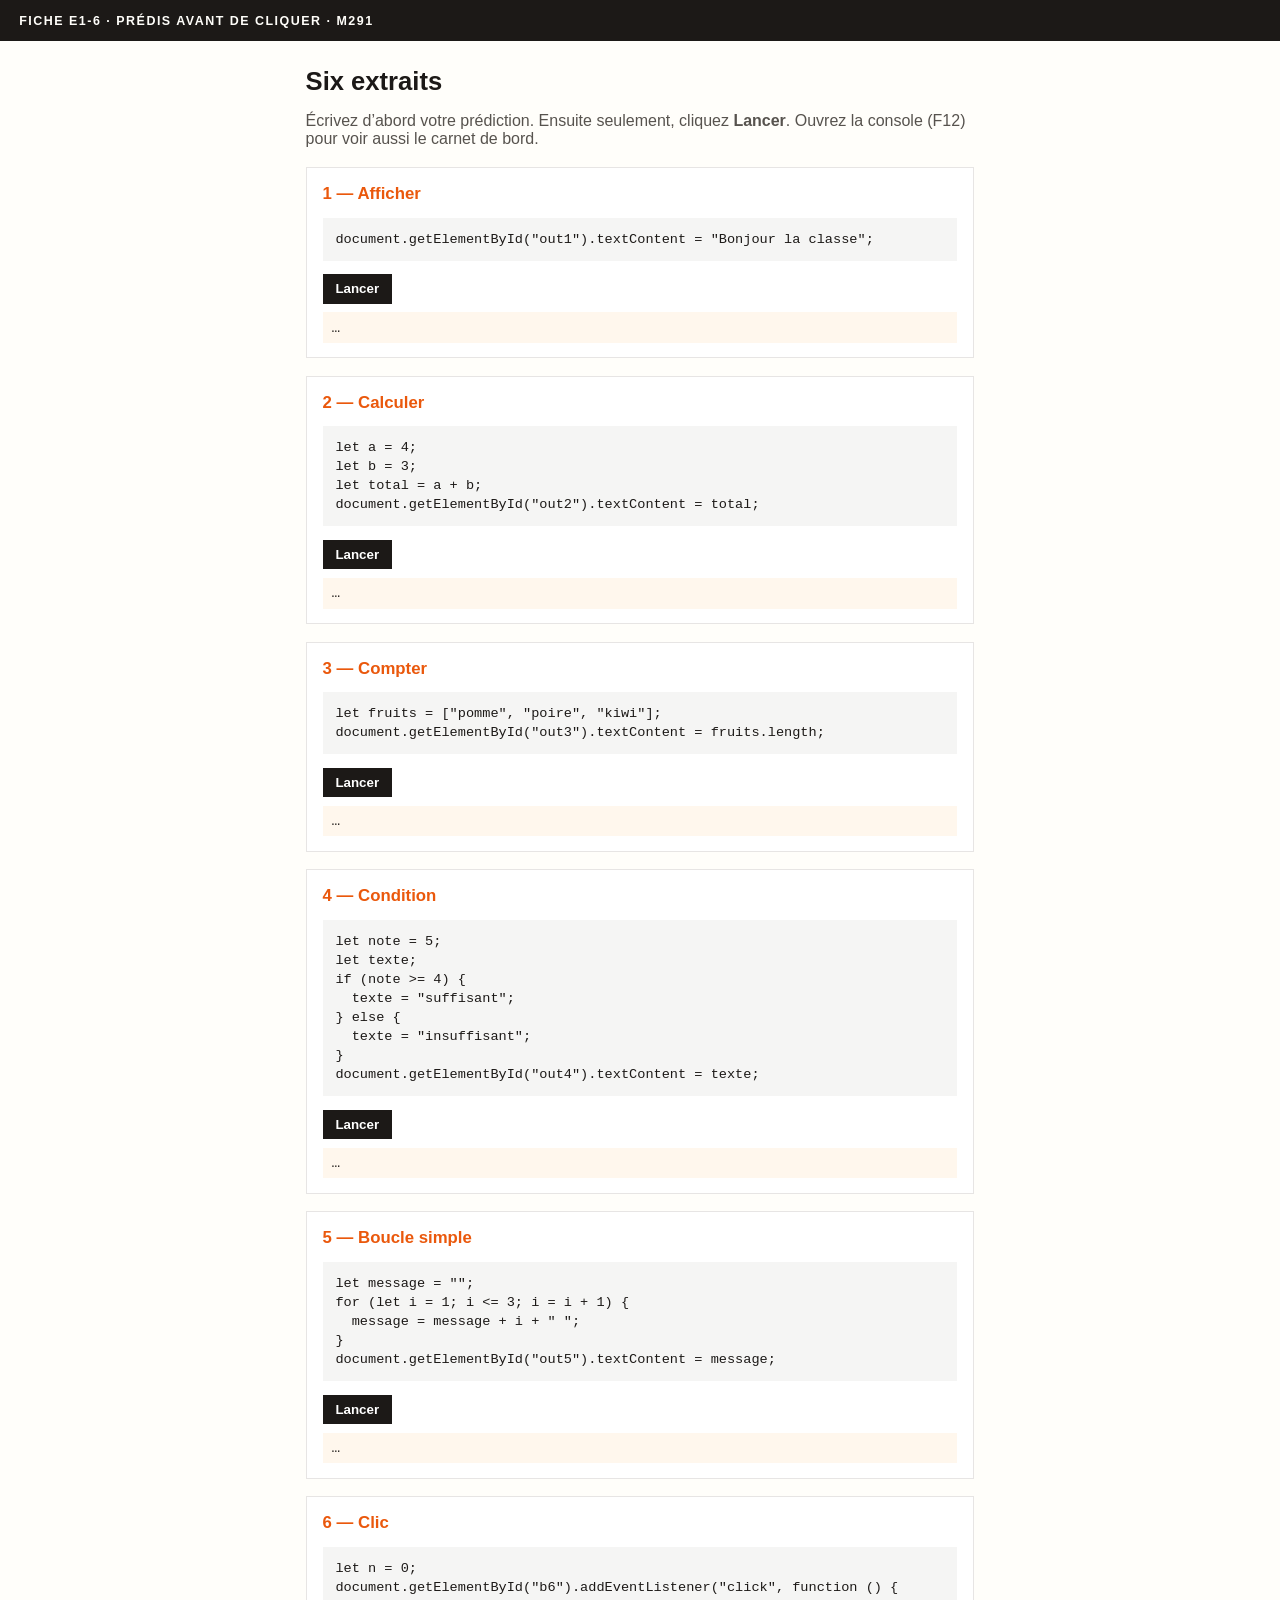
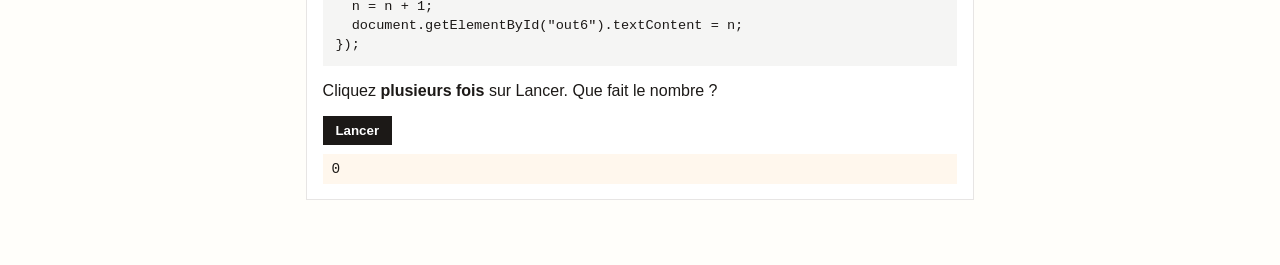
<file: e1-6-predis-avant-de-cliquer/e1-6-predis-avant-de-cliquer/depart/six-extraits.html>
<!DOCTYPE html>
<html lang="fr">
<head>
  <meta charset="utf-8">
  <meta name="viewport" content="width=device-width, initial-scale=1">
  <title>e1-6 — Prédis avant de cliquer</title>
  <style>
    :root { --ink:#1c1917; --band:#1c1917; --accent:#ea580c; --bg:#fffefa; --paper:#f5f5f4; }
    * { box-sizing: border-box; }
    body { margin:0; font-family: Arial, Helvetica, sans-serif; background:var(--bg); color:var(--ink); }
    header { background:var(--band); color:#fffefa; padding:0.85rem 1.2rem; letter-spacing:.12em; text-transform:uppercase; font-size:.78rem; font-weight:700; }
    main { max-width: 44rem; margin:0 auto; padding:1.4rem 1.1rem 3rem; }
    h1 { font-size:1.6rem; margin:.2rem 0 0.6rem; }
    .lead { color:#57534e; margin-bottom:1.2rem; }
    article { background:#fff; border:1px solid #e7e5e4; margin:0 0 1.1rem; padding:1rem 1rem 0.9rem; }
    article h2 { margin:0 0 .4rem; font-size:1.05rem; color:var(--accent); }
    pre { background:var(--paper); padding:.75rem .8rem; overflow:auto; font-size:.85rem; line-height:1.4; }
    button { background:var(--band); color:#fff; border:0; padding:.45rem .8rem; font-weight:700; cursor:pointer; }
    button:hover { background:var(--accent); }
    .out { min-height:1.4rem; margin:.55rem 0 0; padding:.45rem .55rem; background:#fff7ed; font-family: ui-monospace, monospace; font-size:.9rem; }
  </style>
</head>
<body>
  <header>Fiche e1-6 · Prédis avant de cliquer · M291</header>
  <main>
    <h1>Six extraits</h1>
    <p class="lead">Écrivez d’abord votre prédiction. Ensuite seulement, cliquez <strong>Lancer</strong>. Ouvrez la console (F12) pour voir aussi le carnet de bord.</p>

    <article>
      <h2>1 — Afficher</h2>
      <pre>document.getElementById("out1").textContent = "Bonjour la classe";</pre>
      <button type="button" id="b1">Lancer</button>
      <div class="out" id="out1">…</div>
    </article>

    <article>
      <h2>2 — Calculer</h2>
      <pre>let a = 4;
let b = 3;
let total = a + b;
document.getElementById("out2").textContent = total;</pre>
      <button type="button" id="b2">Lancer</button>
      <div class="out" id="out2">…</div>
    </article>

    <article>
      <h2>3 — Compter</h2>
      <pre>let fruits = ["pomme", "poire", "kiwi"];
document.getElementById("out3").textContent = fruits.length;</pre>
      <button type="button" id="b3">Lancer</button>
      <div class="out" id="out3">…</div>
    </article>

    <article>
      <h2>4 — Condition</h2>
      <pre>let note = 5;
let texte;
if (note >= 4) {
  texte = "suffisant";
} else {
  texte = "insuffisant";
}
document.getElementById("out4").textContent = texte;</pre>
      <button type="button" id="b4">Lancer</button>
      <div class="out" id="out4">…</div>
    </article>

    <article>
      <h2>5 — Boucle simple</h2>
      <pre>let message = "";
for (let i = 1; i <= 3; i = i + 1) {
  message = message + i + " ";
}
document.getElementById("out5").textContent = message;</pre>
      <button type="button" id="b5">Lancer</button>
      <div class="out" id="out5">…</div>
    </article>

    <article>
      <h2>6 — Clic</h2>
      <pre>let n = 0;
document.getElementById("b6").addEventListener("click", function () {
  n = n + 1;
  document.getElementById("out6").textContent = n;
});</pre>
      <p>Cliquez <strong>plusieurs fois</strong> sur Lancer. Que fait le nombre ?</p>
      <button type="button" id="b6">Lancer</button>
      <div class="out" id="out6">0</div>
    </article>
  </main>
  <script>
    document.getElementById("b1").addEventListener("click", function () {
      document.getElementById("out1").textContent = "Bonjour la classe";
      console.log("extrait 1 : texte affiché");
    });
    document.getElementById("b2").addEventListener("click", function () {
      let a = 4;
      let b = 3;
      let total = a + b;
      document.getElementById("out2").textContent = total;
      console.log("extrait 2 :", total);
    });
    document.getElementById("b3").addEventListener("click", function () {
      let fruits = ["pomme", "poire", "kiwi"];
      document.getElementById("out3").textContent = fruits.length;
      console.log("extrait 3 :", fruits.length);
    });
    document.getElementById("b4").addEventListener("click", function () {
      let note = 5;
      let texte;
      if (note >= 4) {
        texte = "suffisant";
      } else {
        texte = "insuffisant";
      }
      document.getElementById("out4").textContent = texte;
      console.log("extrait 4 :", texte);
    });
    document.getElementById("b5").addEventListener("click", function () {
      let message = "";
      for (let i = 1; i <= 3; i = i + 1) {
        message = message + i + " ";
      }
      document.getElementById("out5").textContent = message;
      console.log("extrait 5 :", message);
    });
    let n = 0;
    document.getElementById("b6").addEventListener("click", function () {
      n = n + 1;
      document.getElementById("out6").textContent = n;
      console.log("extrait 6 :", n);
    });
  </script>
</body>
</html>
</file>
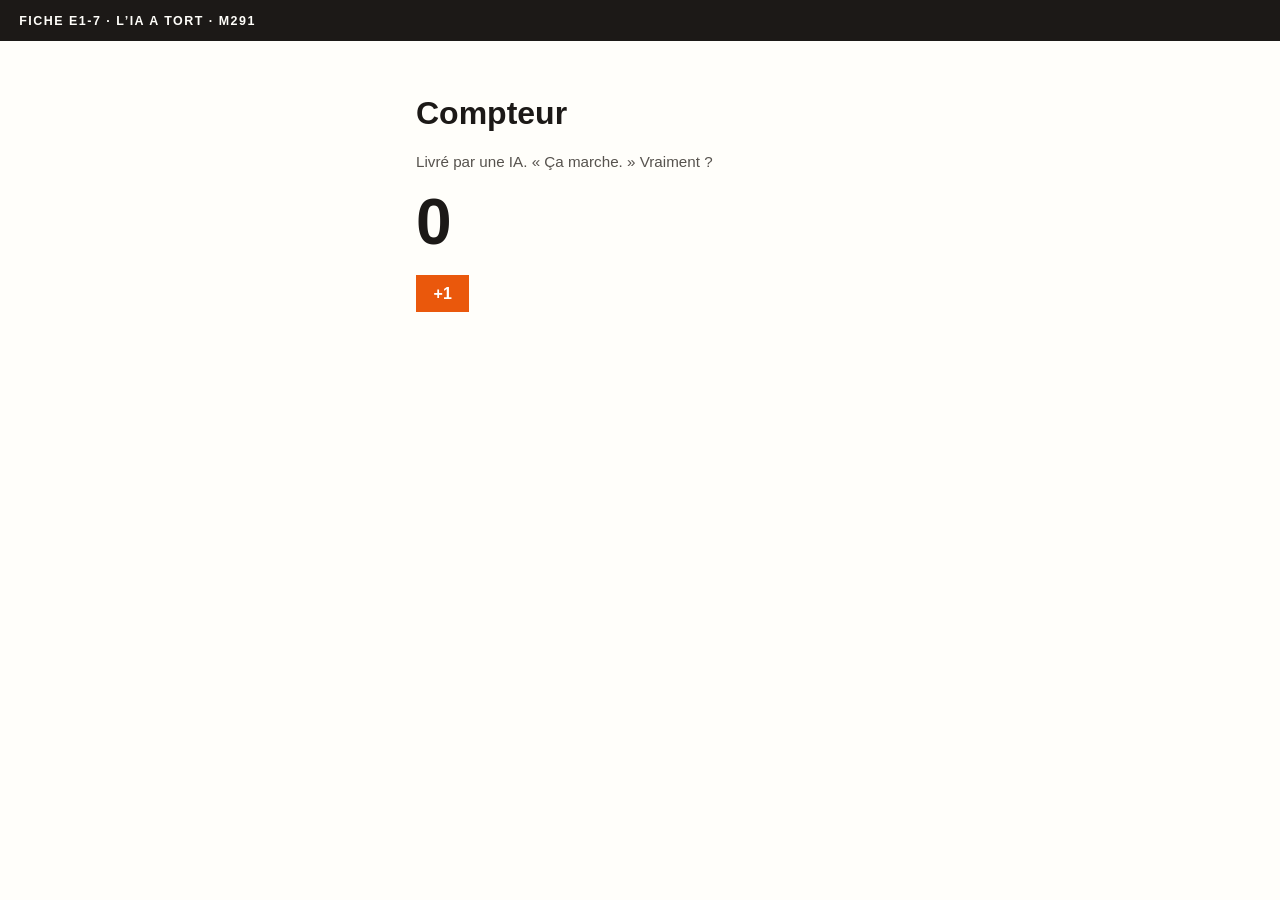
<file: e1-7-l-ia-a-tort/e1-7-l-ia-a-tort/depart/compteur.html>
<!DOCTYPE html>
<html lang="fr">
<head>
  <meta charset="utf-8">
  <meta name="viewport" content="width=device-width, initial-scale=1">
  <title>Compteur — e1-7 (version livrée par l’IA)</title>
  <style>
    body { font-family: Arial, Helvetica, sans-serif; background:#fffefa; color:#1c1917; margin:0; }
    header { background:#1c1917; color:#fffefa; padding:.85rem 1.2rem; letter-spacing:.12em; text-transform:uppercase; font-size:.78rem; font-weight:700; }
    main { max-width: 28rem; margin:0 auto; padding:2rem 1.1rem; }
    .count { font-size: 4rem; font-weight:700; margin:.4rem 0 1rem; }
    button { background:#ea580c; color:#fff; border:0; padding:.6rem 1.1rem; font-size:1rem; font-weight:700; cursor:pointer; }
    .note { color:#57534e; font-size:.95rem; }
  </style>
</head>
<body>
  <header>Fiche e1-7 · L’IA a tort · M291</header>
  <main>
    <h1>Compteur</h1>
    <p class="note">Livré par une IA. « Ça marche. » Vraiment ?</p>
    <p class="count" id="affiche">0</p>
    <button type="button" id="plus">+1</button>
  </main>
  <script>
    // Boîte « n » : le vrai compteur, en mémoire.
let n = 0;

const bouton = document.getElementById("plus");
const affiche = document.getElementById("affiche"); // récupérer l'élément d'affichage

bouton.addEventListener("click", function () {
  n = n + 1;
  affiche.textContent = n; // <-- mettre à jour ce que voit l'utilisateur
  console.log("n vaut maintenant", n);
});
  </script>
</body>
</html>
</file>
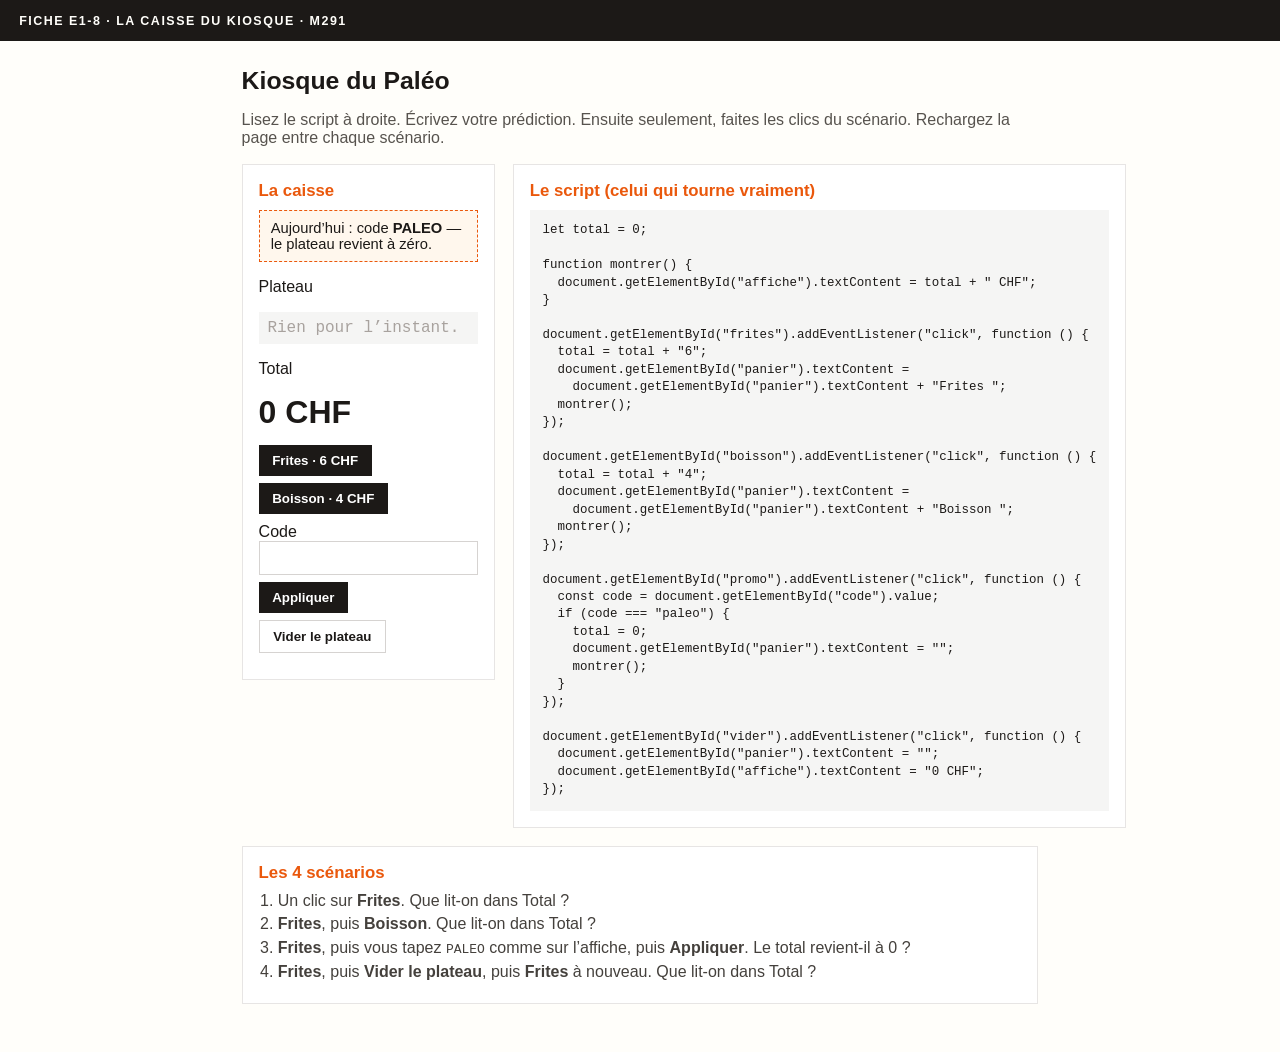
<file: e1-8-la-caisse-du-kiosque/e1-8-la-caisse-du-kiosque/depart/caisse.html>
<!DOCTYPE html>
<html lang="fr">
<head>
  <meta charset="utf-8">
  <meta name="viewport" content="width=device-width, initial-scale=1">
  <title>e1-8 — La caisse du kiosque</title>
  <style>
    :root { --ink:#1c1917; --band:#1c1917; --accent:#ea580c; --bg:#fffefa; --paper:#f5f5f4; }
    * { box-sizing: border-box; }
    body { margin:0; font-family: Arial, Helvetica, sans-serif; background:var(--bg); color:var(--ink); }
    header { background:var(--band); color:#fffefa; padding:0.85rem 1.2rem; letter-spacing:.12em; text-transform:uppercase; font-size:.78rem; font-weight:700; }
    main { max-width: 52rem; margin:0 auto; padding:1.4rem 1.1rem 3rem; }
    h1 { font-size:1.55rem; margin:.2rem 0 .45rem; }
    .lead { color:#57534e; margin-bottom:1.1rem; }
    .grid { display:grid; gap:1.1rem; }
    @media (min-width: 720px) { .grid { grid-template-columns: 1fr 1.15fr; align-items:start; } }
    .card { background:#fff; border:1px solid #e7e5e4; padding:1rem 1rem 1.05rem; }
    .card h2 { margin:0 0 .55rem; font-size:1.05rem; color:var(--accent); }
    .affiche-code { background:#fff7ed; border:1px dashed #ea580c; padding:.55rem .7rem; margin:0 0 .8rem; font-size:.92rem; }
    .panier { min-height:1.4rem; margin:.2rem 0 .7rem; padding:.45rem .55rem; background:var(--paper); font-family: ui-monospace, monospace; }
    .panier:empty::before { content:"Rien pour l’instant."; color:#a8a29e; }
    .total { font-size:2rem; font-weight:700; margin:.15rem 0 .85rem; }
    .row { display:flex; flex-wrap:wrap; gap:.45rem; margin-bottom:.55rem; }
    button { background:var(--band); color:#fff; border:0; padding:.5rem .85rem; font-weight:700; cursor:pointer; }
    button:hover { background:var(--accent); }
    button.ghost { background:#fff; color:var(--ink); border:1px solid #d6d3d1; }
    button.ghost:hover { border-color:var(--accent); color:var(--accent); background:#fff; }
    input { font:inherit; padding:.45rem .55rem; border:1px solid #d6d3d1; min-width:8rem; }
    pre { background:var(--paper); padding:.75rem .8rem; overflow:auto; font-size:.78rem; line-height:1.4; margin:0; }
    ol { margin:.3rem 0 0; padding-left:1.2rem; color:#44403c; }
    ol li { margin:0 0 .35rem; }
  </style>
</head>
<body>
  <header>Fiche e1-8 · La caisse du kiosque · M291</header>
  <main>
    <h1>Kiosque du Paléo</h1>
    <p class="lead">Lisez le script à droite. Écrivez votre prédiction. Ensuite seulement, faites les clics du scénario. Rechargez la page entre chaque scénario.</p>

    <div class="grid">
      <section class="card">
        <h2>La caisse</h2>
        <p class="affiche-code">Aujourd’hui : code <strong>PALEO</strong> — le plateau revient à zéro.</p>
        <p>Plateau</p>
        <p class="panier" id="panier"></p>
        <p>Total</p>
        <p class="total" id="affiche">0 CHF</p>
        <div class="row">
          <button type="button" id="frites">Frites · 6 CHF</button>
          <button type="button" id="boisson">Boisson · 4 CHF</button>
        </div>
        <div class="row">
          <label>Code <input id="code" type="text" autocomplete="off" spellcheck="false"></label>
          <button type="button" id="promo">Appliquer</button>
          <button type="button" class="ghost" id="vider">Vider le plateau</button>
        </div>
      </section>

      <section class="card">
        <h2>Le script (celui qui tourne vraiment)</h2>
        <pre>let total = 0;

function montrer() {
  document.getElementById("affiche").textContent = total + " CHF";
}

document.getElementById("frites").addEventListener("click", function () {
  total = total + "6";
  document.getElementById("panier").textContent =
    document.getElementById("panier").textContent + "Frites ";
  montrer();
});

document.getElementById("boisson").addEventListener("click", function () {
  total = total + "4";
  document.getElementById("panier").textContent =
    document.getElementById("panier").textContent + "Boisson ";
  montrer();
});

document.getElementById("promo").addEventListener("click", function () {
  const code = document.getElementById("code").value;
  if (code === "paleo") {
    total = 0;
    document.getElementById("panier").textContent = "";
    montrer();
  }
});

document.getElementById("vider").addEventListener("click", function () {
  document.getElementById("panier").textContent = "";
  document.getElementById("affiche").textContent = "0 CHF";
});</pre>
      </section>
    </div>

    <section class="card" style="margin-top:1.1rem;">
      <h2>Les 4 scénarios</h2>
      <ol>
        <li>Un clic sur <strong>Frites</strong>. Que lit-on dans Total ?</li>
        <li><strong>Frites</strong>, puis <strong>Boisson</strong>. Que lit-on dans Total ?</li>
        <li><strong>Frites</strong>, puis vous tapez <code>PALEO</code> comme sur l’affiche, puis <strong>Appliquer</strong>. Le total revient-il à 0 ?</li>
        <li><strong>Frites</strong>, puis <strong>Vider le plateau</strong>, puis <strong>Frites</strong> à nouveau. Que lit-on dans Total ?</li>
      </ol>
    </section>
  </main>
  <script>
    let total = 0;

    function montrer() {
      document.getElementById("affiche").textContent = total + " CHF";
    }

    document.getElementById("frites").addEventListener("click", function () {
      total = total + "6";
      document.getElementById("panier").textContent =
        document.getElementById("panier").textContent + "Frites ";
      montrer();
      console.log("total :", total);
    });

    document.getElementById("boisson").addEventListener("click", function () {
      total = total + "4";
      document.getElementById("panier").textContent =
        document.getElementById("panier").textContent + "Boisson ";
      montrer();
      console.log("total :", total);
    });

    document.getElementById("promo").addEventListener("click", function () {
      const code = document.getElementById("code").value;
      if (code === "paleo") {
        total = 0;
        document.getElementById("panier").textContent = "";
        montrer();
      }
      console.log("code tapé :", JSON.stringify(code));
    });

    document.getElementById("vider").addEventListener("click", function () {
      document.getElementById("panier").textContent = "";
      document.getElementById("affiche").textContent = "0 CHF";
      console.log("plateau vidé, total en mémoire :", total);
    });
  </script>
</body>
</html>
</file>
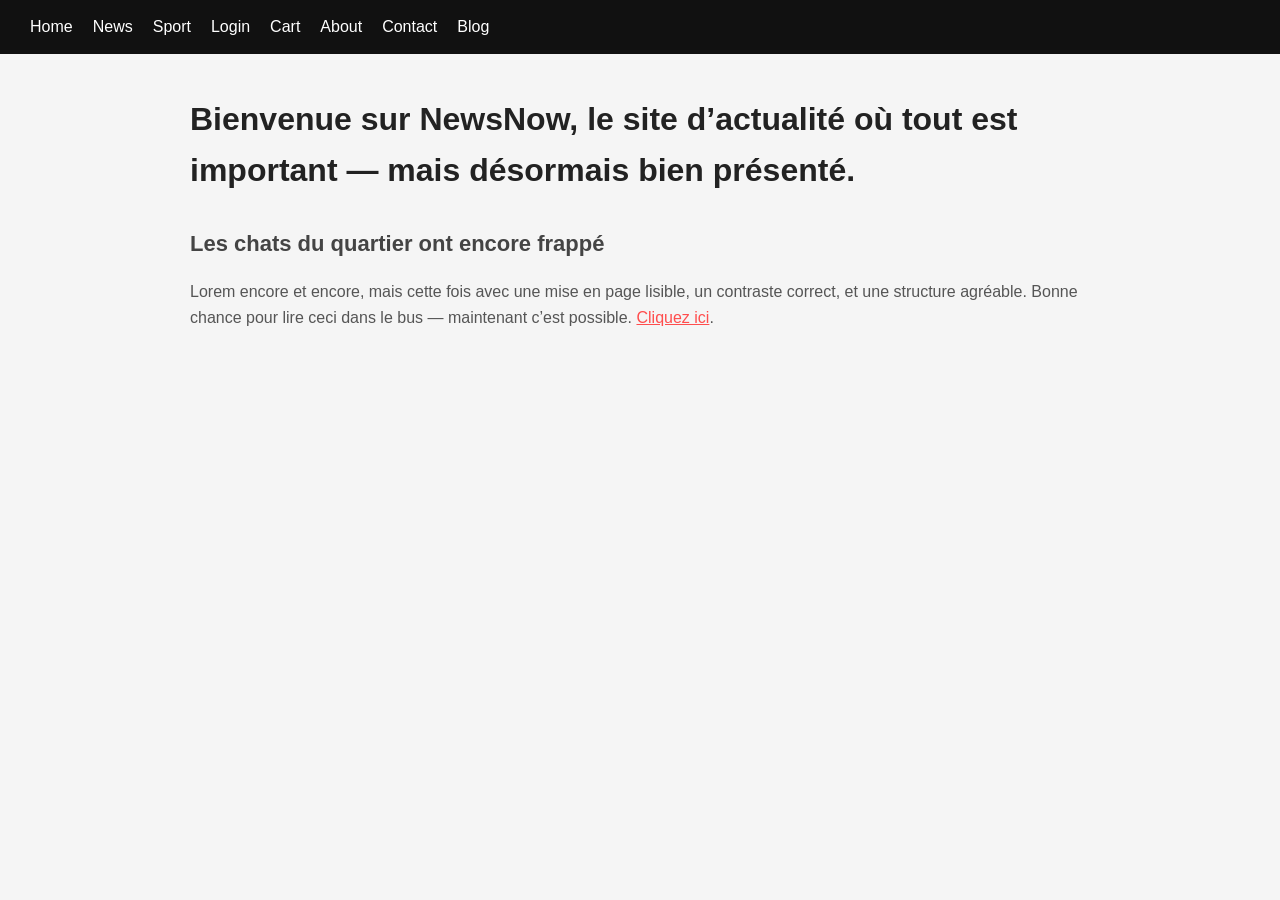
<file: e2-1-roast/e2-1-roast/depart/captures/01-mur-de-texte.html>
<!DOCTYPE html>
<html lang="fr">
<head>
<meta charset="utf-8">
<title>NewsNow</title>

<style>
    body {
        font-family: "Inter", Arial, sans-serif;
        background: #f5f5f5;
        color: #222;
        margin: 0;
        padding: 0;
        line-height: 1.6;
    }

    /* NAVIGATION */
    nav {
        background: #111;
        padding: 14px 30px;
        display: flex;
        gap: 20px;
    }
    nav a {
        color: #fff;
        text-decoration: none;
        font-weight: 500;
        transition: 0.2s;
    }
    nav a:hover {
        color: #ff4d4d;
    }

    /* CONTAINER */
    .container {
        max-width: 900px;
        margin: 40px auto;
        padding: 0 20px;
    }

    /* TITRES */
    h1 {
        font-size: 32px;
        margin-bottom: 20px;
        font-weight: 700;
    }
    h2 {
        font-size: 22px;
        margin-top: 30px;
        font-weight: 600;
        color: #444;
    }

    /* TEXTE */
    p {
        font-size: 16px;
        margin-top: 12px;
        color: #555;
    }

    /* LIENS */
    p a {
        color: #ff4d4d;
        text-decoration: underline;
    }
</style>
</head>

<body>

<nav>
    <a href="#">Home</a>
    <a href="#">News</a>
    <a href="#">Sport</a>
    <a href="#">Login</a>
    <a href="#">Cart</a>
    <a href="#">About</a>
    <a href="#">Contact</a>
    <a href="#">Blog</a>
</nav>

<div class="container">
    <h1>Bienvenue sur NewsNow, le site d’actualité où tout est important — mais désormais bien présenté.</h1>

    <h2>Les chats du quartier ont encore frappé</h2>

    <p>
        Lorem encore et encore, mais cette fois avec une mise en page lisible, un contraste correct,
        et une structure agréable. Bonne chance pour lire ceci dans le bus — maintenant c’est possible.
        <a href="#">Cliquez ici</a>.
    </p>
</div>

</body>
</html>
</file>
<file: 1-la-recherche-de-phare/depart/style.css>
/* Phare : styles fournis. Vous n'avez pas besoin de les modifier. */

:root {
  --fond: #f6f4ef;
  --carte: #ffffff;
  --texte: #1f2328;
  --discret: #57606a;
  --accent: #1d4ed8;
  --ouvert: #116329;
  --ferme: #8a4600;
  --erreur: #b42318;
}

* {
  box-sizing: border-box;
}

body {
  margin: 0;
  font-family: system-ui, -apple-system, "Segoe UI", sans-serif;
  font-size: 1rem;
  line-height: 1.5;
  background: var(--fond);
  color: var(--texte);
}

header,
main {
  max-width: 64rem;
  margin: 0 auto;
  padding: 1rem;
}

header h1 {
  margin: 0;
}

header p {
  margin: 0.25rem 0 0;
  color: var(--discret);
}

/* Champs, boutons et formulaire */

label {
  display: block;
  font-weight: 600;
  margin-top: 0.75rem;
}

input {
  width: 100%;
  max-width: 28rem;
  min-height: 44px;
  padding: 0.5rem 0.75rem;
  font: inherit;
  border: 2px solid var(--discret);
  border-radius: 0.5rem;
  background: #fff;
}

button {
  min-height: 44px;
  min-width: 44px;
  margin-top: 0.75rem;
  padding: 0.5rem 1rem;
  font: inherit;
  font-weight: 600;
  border: 2px solid var(--accent);
  border-radius: 0.5rem;
  background: #fff;
  color: var(--accent);
  cursor: pointer;
}

button[type="submit"],
button[aria-pressed="true"] {
  background: var(--accent);
  color: #fff;
}

input:focus-visible,
button:focus-visible {
  outline: 3px solid var(--accent);
  outline-offset: 2px;
}

form {
  margin: 1rem 0;
  padding: 1rem;
  background: var(--carte);
  border-radius: 0.75rem;
}

form h2 {
  margin-top: 0;
}

#erreurs {
  color: var(--erreur);
  font-weight: 600;
  min-height: 1.5em;
}

#aucun-resultat {
  font-weight: 600;
}

/* Les cartes */

#liste-cartes {
  display: grid;
  grid-template-columns: repeat(auto-fill, minmax(16rem, 1fr));
  gap: 1rem;
  margin-top: 1rem;
}

.carte {
  background: var(--carte);
  border-radius: 0.75rem;
  padding: 1rem;
  box-shadow: 0 1px 3px rgb(0 0 0 / 0.12);
}

.carte h2 {
  margin: 0 0 0.25rem;
  font-size: 1.15rem;
}

.carte p {
  margin: 0.25rem 0;
}

.quartier {
  color: var(--discret);
}

.etat {
  font-weight: 700;
}

.etat.ouvert {
  color: var(--ouvert);
}

.etat.ferme {
  color: var(--ferme);
}
</file>
<file: 1-phare-charge-ses-fiches/depart/style.css>
/* Phare : styles fournis. Vous n'avez pas besoin de les modifier. */

:root {
  --fond: #f6f4ef;
  --carte: #ffffff;
  --texte: #1f2328;
  --discret: #57606a;
  --accent: #1d4ed8;
  --ouvert: #116329;
  --ferme: #8a4600;
  --erreur: #b42318;
}

* {
  box-sizing: border-box;
}

body {
  margin: 0;
  font-family: system-ui, -apple-system, "Segoe UI", sans-serif;
  font-size: 1rem;
  line-height: 1.5;
  background: var(--fond);
  color: var(--texte);
}

header,
main {
  max-width: 64rem;
  margin: 0 auto;
  padding: 1rem;
}

header h1 {
  margin: 0;
}

header p {
  margin: 0.25rem 0 0;
  color: var(--discret);
}

/* Champs, boutons et formulaire */

label {
  display: block;
  font-weight: 600;
  margin-top: 0.75rem;
}

input {
  width: 100%;
  max-width: 28rem;
  min-height: 44px;
  padding: 0.5rem 0.75rem;
  font: inherit;
  border: 2px solid var(--discret);
  border-radius: 0.5rem;
  background: #fff;
}

button {
  min-height: 44px;
  min-width: 44px;
  margin-top: 0.75rem;
  padding: 0.5rem 1rem;
  font: inherit;
  font-weight: 600;
  border: 2px solid var(--accent);
  border-radius: 0.5rem;
  background: #fff;
  color: var(--accent);
  cursor: pointer;
}

button[type="submit"],
button[aria-pressed="true"] {
  background: var(--accent);
  color: #fff;
}

input:focus-visible,
button:focus-visible {
  outline: 3px solid var(--accent);
  outline-offset: 2px;
}

form {
  margin: 1rem 0;
  padding: 1rem;
  background: var(--carte);
  border-radius: 0.75rem;
}

form h2 {
  margin-top: 0;
}

#erreurs {
  color: var(--erreur);
  font-weight: 600;
  min-height: 1.5em;
}

#aucun-resultat {
  font-weight: 600;
}

/* Les cartes */

#liste-cartes {
  display: grid;
  grid-template-columns: repeat(auto-fill, minmax(16rem, 1fr));
  gap: 1rem;
  margin-top: 1rem;
}

.carte {
  background: var(--carte);
  border-radius: 0.75rem;
  padding: 1rem;
  box-shadow: 0 1px 3px rgb(0 0 0 / 0.12);
}

.carte h2 {
  margin: 0 0 0.25rem;
  font-size: 1.15rem;
}

.carte p {
  margin: 0.25rem 0;
}

.quartier {
  color: var(--discret);
}

.etat {
  font-weight: 700;
}

.etat.ouvert {
  color: var(--ouvert);
}

.etat.ferme {
  color: var(--ferme);
}

/* Le message d'état : chargement, erreur, liste vide */

#etat {
  font-weight: 600;
  min-height: 1.5em;
}
</file>
<file: 2-proposer-un-lieu/depart/style.css>
/* Phare : styles fournis. Vous n'avez pas besoin de les modifier. */

:root {
  --fond: #f6f4ef;
  --carte: #ffffff;
  --texte: #1f2328;
  --discret: #57606a;
  --accent: #1d4ed8;
  --ouvert: #116329;
  --ferme: #8a4600;
  --erreur: #b42318;
}

* {
  box-sizing: border-box;
}

body {
  margin: 0;
  font-family: system-ui, -apple-system, "Segoe UI", sans-serif;
  font-size: 1rem;
  line-height: 1.5;
  background: var(--fond);
  color: var(--texte);
}

header,
main {
  max-width: 64rem;
  margin: 0 auto;
  padding: 1rem;
}

header h1 {
  margin: 0;
}

header p {
  margin: 0.25rem 0 0;
  color: var(--discret);
}

/* Champs, boutons et formulaire */

label {
  display: block;
  font-weight: 600;
  margin-top: 0.75rem;
}

input {
  width: 100%;
  max-width: 28rem;
  min-height: 44px;
  padding: 0.5rem 0.75rem;
  font: inherit;
  border: 2px solid var(--discret);
  border-radius: 0.5rem;
  background: #fff;
}

button {
  min-height: 44px;
  min-width: 44px;
  margin-top: 0.75rem;
  padding: 0.5rem 1rem;
  font: inherit;
  font-weight: 600;
  border: 2px solid var(--accent);
  border-radius: 0.5rem;
  background: #fff;
  color: var(--accent);
  cursor: pointer;
}

button[type="submit"],
button[aria-pressed="true"] {
  background: var(--accent);
  color: #fff;
}

input:focus-visible,
button:focus-visible {
  outline: 3px solid var(--accent);
  outline-offset: 2px;
}

form {
  margin: 1rem 0;
  padding: 1rem;
  background: var(--carte);
  border-radius: 0.75rem;
}

form h2 {
  margin-top: 0;
}

#erreurs {
  color: var(--erreur);
  font-weight: 600;
  min-height: 1.5em;
}

#aucun-resultat {
  font-weight: 600;
}

/* Les cartes */

#liste-cartes {
  display: grid;
  grid-template-columns: repeat(auto-fill, minmax(16rem, 1fr));
  gap: 1rem;
  margin-top: 1rem;
}

.carte {
  background: var(--carte);
  border-radius: 0.75rem;
  padding: 1rem;
  box-shadow: 0 1px 3px rgb(0 0 0 / 0.12);
}

.carte h2 {
  margin: 0 0 0.25rem;
  font-size: 1.15rem;
}

.carte p {
  margin: 0.25rem 0;
}

.quartier {
  color: var(--discret);
}

.etat {
  font-weight: 700;
}

.etat.ouvert {
  color: var(--ouvert);
}

.etat.ferme {
  color: var(--ferme);
}
</file>
<file: wikitennis/Application/style.css>
/* Tennispedia — Mobile First (390 px), enrichi à partir de 768 px */
:root {
  --color-bg: #0b1013;
  --color-surface: #141a1e;
  --color-surface-2: #0f1417;
  --color-border: #242c32;
  --color-text: #fff;
  --color-text-muted: #8c97a0;
  --color-primary: #d4ec3c;
  --color-primary-hover: #e3f56a;
  --color-on-primary: #0b1013;
  --color-danger: #ef5a41;
  --font-sans: "Inter", system-ui, -apple-system, sans-serif;
  --font-display: "Barlow Condensed", "Arial Narrow", system-ui, sans-serif;
  --text-xs: 0.6875rem;
  --text-sm: 0.8125rem;
  --text-md: 0.9375rem;
  --text-lg: 1.0625rem;
  --text-xl: 1.5rem;
  --space-1: 4px;
  --space-2: 8px;
  --space-3: 16px;
  --space-4: 24px;
  --space-5: 32px;
  --radius-card: 12px;
}

*,
*::before,
*::after {
  box-sizing: border-box;
}

[hidden] {
  display: none !important;
}

html {
  background: var(--color-bg);
  color-scheme: dark;
}

body {
  max-width: 430px;
  min-height: 100dvh;
  margin: 0 auto;
  background: var(--color-bg);
  color: var(--color-text);
  font: var(--text-md)/1.4 var(--font-sans);
  -webkit-tap-highlight-color: transparent;
}

body.avec-onglets {
  padding-bottom: calc(72px + env(safe-area-inset-bottom));
}

a {
  color: inherit;
  text-decoration: none;
}

h1,
h2,
h3,
p,
ul,
ol,
dl,
dd {
  margin: 0;
  padding: 0;
}

ul,
ol {
  list-style: none;
}

:focus-visible {
  outline: 2px solid var(--color-primary);
  outline-offset: 2px;
}

.cache {
  position: absolute;
  width: 1px;
  height: 1px;
  overflow: hidden;
  clip: rect(0 0 0 0);
}

.icone {
  width: 20px;
  height: 20px;
  flex: none;
  fill: none;
  stroke: currentColor;
  stroke-width: 1.8;
  stroke-linecap: round;
  stroke-linejoin: round;
}

.ecran {
  padding: var(--space-3);
}

.grow {
  flex: 1;
  min-width: 0;
}

.commune {
  color: var(--color-text-muted);
  font-size: var(--text-sm);
  margin-top: var(--space-1);
}

.vide {
  text-align: center;
  color: var(--color-text-muted);
  padding: var(--space-5) var(--space-3);
}

/* En-tête */
.entete {
  display: flex;
  align-items: center;
  gap: var(--space-4);
  padding: var(--space-4) var(--space-3) 0;
}

.point {
  width: 10px;
  height: 10px;
  border-radius: 50%;
  background: var(--color-primary);
  box-shadow: 0 0 10px var(--color-primary);
}

.logo,
.titre-page {
  font-family: var(--font-display);
  font-size: var(--text-xl);
  font-weight: 700;
  letter-spacing: 0.06em;
  text-transform: uppercase;
  line-height: 1;
}

.logo span {
  color: var(--color-primary);
}

.titre-page {
  font-size: 1.75rem;
}

.recherche {
  padding: var(--space-3) var(--space-3) 0;
}

.recherche form {
  position: relative;
}

.recherche .loupe {
  position: absolute;
  left: var(--space-3);
  top: 50%;
  transform: translateY(-50%);
  color: var(--color-text-muted);
}

.recherche input {
  width: 100%;
  padding: 14px var(--space-3) 14px 48px;
  background: var(--color-surface);
  border: 1px solid var(--color-border);
  border-radius: var(--radius-card);
  color: var(--color-text);
  font: inherit;
  -webkit-appearance: none;
  appearance: none;
}

.recherche input::placeholder {
  color: var(--color-text-muted);
}

.etiquette {
  margin: var(--space-4) 0 var(--space-3);
  color: var(--color-text-muted);
  font-size: var(--text-xs);
  font-weight: 500;
  letter-spacing: 0.14em;
  text-transform: uppercase;
}

.etiquette--haut {
  margin-top: var(--space-2);
}

/* Liste d'accueil */
.classement .ligne {
  display: flex;
  align-items: center;
  gap: var(--space-3);
  padding: 14px 0;
  border-bottom: 1px solid var(--color-border);
}

.rang {
  width: 24px;
  font-family: var(--font-display);
  font-size: var(--text-lg);
  color: var(--color-text-muted);
}

.lien {
  display: flex;
  flex: 1;
  align-items: center;
  gap: var(--space-3);
  min-width: 0;
}

.lien h3 {
  font-size: var(--text-md);
  font-weight: 700;
  letter-spacing: 0.04em;
  text-transform: uppercase;
}

.avatar {
  flex: none;
  display: grid;
  place-items: center;
  width: 48px;
  height: 48px;
  border-radius: 10px;
  font-family: var(--font-display);
  font-size: var(--text-lg);
  font-weight: 700;
  color: rgba(0, 0, 0, 0.55);
  box-shadow: inset 0 -6px 12px rgba(0, 0, 0, 0.3);
}

.avatar--grand {
  width: 56px;
  height: 56px;
}

.avatar--rouge {
  background: linear-gradient(160deg, #d0493a, #b83a2e);
}

.avatar--violet {
  background: linear-gradient(160deg, #9168c4, #7a52a8);
}

.avatar--orange {
  background: linear-gradient(160deg, #de9440, #c27b2c);
}

.avatar--bleu {
  background: linear-gradient(160deg, #3f85bd, #2e6a9c);
}

.avatar--ardoise {
  background: linear-gradient(160deg, #7385a6, #5a6b8c);
}

.favori {
  display: grid;
  place-items: center;
  width: 44px;
  height: 44px;
  padding: 0;
  background: none;
  border: 0;
  color: var(--color-text-muted);
  cursor: pointer;
}

.favori .icone {
  width: 24px;
  height: 24px;
}

.favori[aria-pressed="true"] {
  color: var(--color-primary);
}

.favori[aria-pressed="true"] .icone {
  fill: currentColor;
}

.pied {
  padding: var(--space-4) var(--space-3);
  color: var(--color-text-muted);
  font-size: var(--text-sm);
  text-align: center;
}

/* Onglets */
.onglets {
  position: fixed;
  bottom: 0;
  left: 50%;
  transform: translateX(-50%);
  width: 100%;
  max-width: 430px;
  display: grid;
  grid-template-columns: 1fr 1fr;
  background: rgba(11, 16, 19, 0.94);
  backdrop-filter: blur(10px);
  border-top: 1px solid var(--color-border);
}

.onglets a {
  display: flex;
  flex-direction: column;
  align-items: center;
  gap: var(--space-1);
  padding: 10px 0 calc(10px + env(safe-area-inset-bottom));
  color: var(--color-text-muted);
  font-size: var(--text-xs);
  font-weight: 600;
}

.onglets a[aria-current="page"] {
  color: var(--color-primary);
}

/* Profil & match */
.retour {
  display: inline-flex;
  align-items: center;
  gap: var(--space-1);
  margin-bottom: var(--space-3);
  color: var(--color-primary);
  font-family: var(--font-display);
  font-weight: 600;
  letter-spacing: 0.08em;
  text-transform: uppercase;
}

.identite {
  display: flex;
  align-items: center;
  gap: var(--space-3);
  margin-bottom: var(--space-3);
}

.identite h1 {
  font-family: var(--font-display);
  font-size: 1.875rem;
  font-weight: 700;
  letter-spacing: 0.03em;
  text-transform: uppercase;
  line-height: 1.05;
}

.hero {
  display: block;
  padding: var(--space-3) var(--space-3) 18px;
  border-radius: 20px;
  color: var(--color-on-primary);
  background: linear-gradient(135deg, #dcf050, #b3d52d);
  box-shadow: 0 8px 40px rgba(212, 236, 60, 0.25);
}

.hero-etiquette {
  display: flex;
  align-items: center;
  gap: var(--space-2);
  font-size: var(--text-xs);
  font-weight: 600;
  letter-spacing: 0.12em;
  text-transform: uppercase;
}

.hero-etiquette::before {
  content: "";
  width: 7px;
  height: 7px;
  border-radius: 50%;
  background: currentColor;
}

.hero-score {
  margin: var(--space-2) 0 var(--space-1);
  font-family: var(--font-display);
  font-size: 2.75rem;
  font-weight: 700;
  line-height: 1;
}

.hero-titre {
  font-family: var(--font-display);
  font-size: 1.25rem;
  font-weight: 700;
  letter-spacing: 0.02em;
  text-transform: uppercase;
}

.hero-detail {
  margin-top: var(--space-1);
  font-size: var(--text-sm);
  font-weight: 500;
}

.zone-cta {
  margin-top: var(--space-4);
}

.cta {
  display: flex;
  align-items: center;
  justify-content: center;
  gap: var(--space-2);
  width: 100%;
  min-height: 52px;
  border: 0;
  border-radius: var(--radius-card);
  background: var(--color-primary);
  color: var(--color-on-primary);
  font-family: var(--font-display);
  font-size: 1.125rem;
  font-weight: 700;
  letter-spacing: 0.08em;
  text-transform: uppercase;
  box-shadow: 0 6px 24px rgba(212, 236, 60, 0.2);
  cursor: pointer;
}

.cta:hover {
  background: var(--color-primary-hover);
}

.cta--actif {
  background: transparent;
  color: var(--color-primary);
  box-shadow: inset 0 0 0 1.5px var(--color-primary);
}

.cta--actif .icone {
  fill: currentColor;
}

.cta--lien {
  width: auto;
  margin: 0 var(--space-4);
}

.bref {
  line-height: 1.55;
}

.carriere {
  display: grid;
  grid-template-columns: repeat(3, 1fr);
  gap: var(--space-2);
}

.stat {
  display: grid;
  gap: var(--space-2);
  padding: var(--space-2);
  border: 1px solid var(--color-primary);
  border-radius: 14px;
  background: rgba(212, 236, 60, 0.04);
}

.stat-icone,
.stat-valeur {
  display: grid;
  place-items: center;
  background: var(--color-surface-2);
  border: 1px solid var(--color-border);
  border-radius: 10px;
}

.stat-icone {
  height: 40px;
  color: var(--color-primary);
}

.stat-valeur {
  padding: var(--space-2) var(--space-1);
  text-align: center;
}

.stat-valeur strong {
  font-family: var(--font-display);
  font-size: 1.375rem;
  line-height: 1.1;
}

.stat-valeur--texte strong {
  font-size: var(--text-md);
}

.stat-valeur small {
  color: var(--color-text-muted);
  font-size: 0.625rem;
  letter-spacing: 0.06em;
  text-transform: uppercase;
}

.trophees {
  display: grid;
  gap: var(--space-2);
}

.trophees li {
  display: flex;
  align-items: center;
  gap: 12px;
  padding: 12px 14px;
  background: var(--color-surface);
  border: 1px solid var(--color-border);
  border-radius: 10px;
  color: var(--color-primary);
}

.trophees strong,
.match-ligne strong {
  display: block;
  color: var(--color-text);
  font-size: var(--text-md);
}

.trophees span:not(.badge),
.match-ligne span:not(.resultat):not(.match-score) {
  display: block;
  color: var(--color-text-muted);
  font-size: var(--text-sm);
}

.badge {
  padding: 5px 10px;
  border-radius: 8px;
  background: rgba(212, 236, 60, 0.14);
  color: var(--color-primary);
  font-size: 0.75rem;
  font-weight: 600;
}

.match-ligne {
  display: flex;
  align-items: center;
  gap: 12px;
  padding: 12px 0;
  border-bottom: 1px solid var(--color-border);
}

.resultat {
  display: grid;
  place-items: center;
  width: 32px;
  height: 32px;
  border-radius: 8px;
  font-size: var(--text-sm);
  font-weight: 700;
  color: var(--color-on-primary);
}

.resultat--v {
  background: var(--color-primary);
}

.resultat--d {
  background: var(--color-danger);
}

.match-score {
  color: var(--color-text);
  font-family: var(--font-display);
  font-size: var(--text-lg);
  font-weight: 700;
}

.sets {
  display: grid;
  grid-template-columns: 1fr 1fr;
  gap: 12px;
}

.set {
  padding: 12px;
  text-align: center;
  background: var(--color-surface);
  border: 1px solid var(--color-border);
  border-radius: 10px;
}

.set span {
  color: var(--color-text-muted);
  font-size: var(--text-sm);
}

.set strong {
  display: block;
  font-family: var(--font-display);
  font-size: 1.375rem;
}

.detail {
  display: flex;
  justify-content: space-between;
  align-items: center;
  padding: 14px 2px;
  border-bottom: 1px solid var(--color-border);
}

.detail dt {
  display: flex;
  align-items: center;
  gap: 12px;
}

.detail dd {
  font-weight: 700;
}

.hero + .etiquette {
  margin-top: var(--space-4);
}

/* Bureau : l'appli reste une colonne "téléphone" centrée */
@media (min-width: 768px) {
  html {
    background: #05080a;
  }
  body {
    border-inline: 1px solid var(--color-border);
  }
}

/* Bouton "Ajouter" à côté de la recherche */
.recherche {
  display: flex;
  gap: var(--space-2);
  align-items: stretch;
}

.recherche form {
  flex: 1;
  min-width: 0;
}

.btn-ajouter {
  display: flex;
  align-items: center;
  gap: var(--space-1);
  padding: 0 14px;
  border: 0;
  border-radius: var(--radius-card);
  background: var(--color-primary);
  color: var(--color-on-primary);
  font-family: var(--font-display);
  font-size: var(--text-lg);
  font-weight: 700;
  letter-spacing: 0.06em;
  text-transform: uppercase;
  cursor: pointer;
}

.btn-ajouter:hover {
  background: var(--color-primary-hover);
}

/* Petite fenêtre "Ajouter un joueur" */
.fenetre {
  width: min(92vw, 400px);
  padding: var(--space-4) var(--space-3);
  background: var(--color-surface);
  color: var(--color-text);
  border: 1px solid var(--color-border);
  border-radius: 16px;
}

.fenetre::backdrop {
  background: rgba(0, 0, 0, 0.7);
}

.titre-fenetre {
  font-family: var(--font-display);
  font-size: 1.5rem;
  font-weight: 700;
  letter-spacing: 0.04em;
  text-transform: uppercase;
}

.fenetre label {
  display: block;
  margin-top: var(--space-3);
  margin-bottom: var(--space-1);
  font-size: var(--text-sm);
  font-weight: 600;
}

.fenetre input {
  width: 100%;
  min-height: 48px;
  padding: 12px var(--space-3);
  background: var(--color-bg);
  border: 1px solid var(--color-border);
  border-radius: var(--radius-card);
  color: var(--color-text);
  font: inherit;
  -webkit-appearance: none;
  appearance: none;
}

#erreurs {
  min-height: 1.4em;
  margin: var(--space-3) 0;
  color: var(--color-danger);
  font-size: var(--text-sm);
  font-weight: 600;
}

.actions-fenetre {
  display: flex;
  gap: var(--space-2);
}

.actions-fenetre .cta {
  width: auto;
  flex: 1;
}

.btn-secondaire {
  min-height: 52px;
  padding: 0 var(--space-3);
  border: 1px solid var(--color-border);
  border-radius: var(--radius-card);
  background: transparent;
  color: var(--color-text);
  font-family: var(--font-display);
  font-size: 1.125rem;
  font-weight: 700;
  letter-spacing: 0.08em;
  text-transform: uppercase;
  cursor: pointer;
}
/* =========================================================
   Micro-interactions (e3-5) — mobile d'abord, durées ≤ 200 ms
   ========================================================= */

/* ---------- Animations qui marchent au doigt (aucun hover) ---------- */

/* 1. Apparition en fondu */
@keyframes fondu {
  from { opacity: 0; transform: translateY(6px); }
  to   { opacity: 1; transform: none; }
}

.classement .ligne,
.hero,
.stat,
.trophees li,
.match-ligne,
.set,
.detail {
  animation: fondu 0.2s ease both;
}

/* 2. Cœur favori : couleur + remplissage en douceur, "pop" au relâchement */
.favori {
  transition: color 0.2s ease;
}

.favori .icone {
  fill: transparent;
  transform: scale(1);
  transition: fill 0.2s ease, transform 0.2s cubic-bezier(0.34, 1.56, 0.64, 1);
}

.favori[aria-pressed="true"] .icone {
  fill: currentColor;
}

.favori:active .icone {
  transform: scale(0.7);
}

/* 3. Retour tactile au doigt (:active = pendant l'appui) */
.avatar,
.lien h3,
.match-ligne,
.onglets a,
.retour .icone {
  transition: transform 0.2s ease, color 0.2s ease;
}

.lien:active h3 {
  color: var(--color-primary);
}

.lien:active .avatar {
  transform: scale(0.94);
}

.match-ligne:active {
  transform: scale(0.98);
}

.onglets a:active {
  color: var(--color-text);
}

.retour:active .icone {
  transform: translateX(-3px);
}

/* 4. Boutons : s'enfoncent quand on appuie */
.cta,
.btn-ajouter,
.btn-secondaire {
  transition: background 0.2s ease, transform 0.2s ease, box-shadow 0.2s ease;
}

.cta:active,
.btn-ajouter:active,
.btn-secondaire:active {
  transform: scale(0.96);
}

/* Le bouton "Dans mes favoris" ne doit pas rester jaune après un tap */
.cta--actif,
.cta--actif:hover {
  background: transparent;
}

/* 5. Champs : bordure qui s'allume au focus */
.recherche input,
.fenetre input {
  transition: border-color 0.2s ease, box-shadow 0.2s ease;
}

.recherche input:focus-visible,
.fenetre input:focus-visible {
  border-color: var(--color-primary);
  box-shadow: 0 0 0 3px rgba(212, 236, 60, 0.18);
  outline: none;
}

/* 6. Fenêtre "Ajouter un joueur" : fondu + léger zoom */
@keyframes fenetre-entree {
  from { opacity: 0; transform: translateY(8px) scale(0.97); }
  to   { opacity: 1; transform: none; }
}

@keyframes fond-entree {
  from { opacity: 0; }
  to   { opacity: 1; }
}

.fenetre[open] {
  animation: fenetre-entree 0.2s ease;
}

.fenetre[open]::backdrop {
  animation: fond-entree 0.2s ease;
}

/* 7. Message d'erreur : petite secousse */
@keyframes secousse {
  0%, 100% { transform: none; }
  25%      { transform: translateX(-4px); }
  75%      { transform: translateX(4px); }
}

#erreurs:not(:empty) {
  animation: secousse 0.2s ease;
}

/* ---------- Hover : seulement souris / trackpad ----------
   Sur téléphone, :hover reste "collé" après un tap : on le réserve
   aux appareils qui ont vraiment un survol. */
@media (hover: hover) and (pointer: fine) {
  .favori:hover {
    color: var(--color-text);
  }

  .favori[aria-pressed="true"]:hover {
    color: var(--color-primary-hover);
  }

  .lien:hover h3 {
    color: var(--color-primary);
  }

  .lien:hover .avatar {
    transform: scale(1.06);
  }

  .cta:hover,
  .btn-ajouter:hover {
    transform: translateY(-1px);
  }

  .btn-secondaire:hover {
    background: var(--color-surface-2);
  }

  .onglets a:hover {
    color: var(--color-text);
  }

  .onglets a[aria-current="page"]:hover {
    color: var(--color-primary);
  }

  .match-ligne:hover {
    transform: translateX(4px);
  }

  .retour:hover .icone {
    transform: translateX(-3px);
  }
}

/* Écran de chargement : blocs qui pulsent */
@keyframes pulse {
  from { opacity: 0.4; }
  to   { opacity: 1; }
}

.squelette {
  height: 4.5rem;
  margin-bottom: var(--space-2);
  background: var(--color-border);
  border-radius: var(--radius-card);
  animation: pulse 0.8s ease alternate infinite;
}

/* Accessibilité : à garder à la FIN du fichier */
@media (prefers-reduced-motion: reduce) {
  *, *::before, *::after {
    transition: none !important;
    animation: none !important;
  }
}
</file>
<file: e1-10-evaluation-formative (1)/e1-10-evaluation-formative/depart/css/style.css>
:root {
  --ink: #fff7ed;
  --band: #111827;
  --accent: #fb923c;
  --accent2: #fbbf24;
  --bg: #0f172a;
  --paper: #1e293b;
  --card: #111827;
  --ok: #4ade80;
  --ok-bg: rgba(74, 222, 128, 0.14);
  --ko: #fb7185;
  --ko-bg: rgba(251, 113, 133, 0.16);
  --muted: #94a3b8;
  --code: #0b1220;
}
* { box-sizing: border-box; }
html, body { margin: 0; }
body {
  font-family: Arial, Helvetica, sans-serif;
  background: radial-gradient(1200px 500px at 10% -10%, #1e3a5f 0%, transparent 50%),
              radial-gradient(900px 400px at 110% 10%, #431407 0%, transparent 46%),
              var(--bg);
  color: var(--ink);
  min-height: 100vh;
  overflow-x: hidden;
}
.sky { position: fixed; inset: 0; pointer-events: none; z-index: 0; }
.glyph, .box-float {
  position: absolute;
  font-family: ui-monospace, Menlo, monospace;
  color: rgba(251, 146, 60, 0.18);
  font-weight: 700;
  animation: float 9s ease-in-out infinite;
}
.g1 { left: 6%; top: 18%; font-size: 4rem; animation-delay: 0s; }
.g2 { right: 8%; top: 28%; font-size: 3.4rem; animation-delay: -2s; }
.g3 { left: 18%; bottom: 12%; font-size: 2.6rem; animation-delay: -4s; }
.g4 { right: 16%; bottom: 18%; font-size: 1.8rem; animation-delay: -1s; }
.g5 { left: 46%; top: 8%; font-size: 2rem; color: rgba(74, 222, 128, 0.2); animation-delay: -3s; }
.g6 { right: 40%; bottom: 8%; font-size: 2.4rem; animation-delay: -5s; }
.box-float {
  left: 72%; top: 12%;
  border: 2px dashed rgba(251, 146, 60, 0.35);
  padding: 0.25rem 0.5rem;
  font-size: 0.75rem;
  letter-spacing: 0.12em;
  text-transform: uppercase;
}
@keyframes float {
  0%, 100% { transform: translateY(0) rotate(-4deg); }
  50% { transform: translateY(-14px) rotate(4deg); }
}
header {
  position: relative;
  z-index: 1;
  display: flex;
  justify-content: space-between;
  gap: 0.6rem;
  flex-wrap: wrap;
  background: rgba(15, 23, 42, 0.86);
  border-bottom: 1px solid rgba(251, 146, 60, 0.35);
  color: #fff7ed;
  padding: 0.75rem 1.2rem;
  letter-spacing: 0.1em;
  text-transform: uppercase;
  font-size: 0.72rem;
  font-weight: 700;
}
.badge-atelier { color: var(--accent); }
main {
  position: relative;
  z-index: 1;
  max-width: 44rem;
  margin: 0 auto;
  padding: 1.5rem 1.1rem 3.4rem;
}
.kicker {
  color: var(--accent);
  letter-spacing: 0.14em;
  text-transform: uppercase;
  font-size: 0.75rem;
  font-weight: 700;
  margin: 0 0 0.4rem;
}
h1 { font-size: 1.7rem; margin: 0.15rem 0 0.55rem; line-height: 1.2; }
.lead { color: var(--muted); margin-bottom: 1.1rem; line-height: 1.5; }
.machines {
  display: grid;
  grid-template-columns: repeat(3, 1fr);
  gap: 0.55rem;
  margin: 0 0 1.1rem;
}
.machine {
  background: rgba(17, 24, 39, 0.8);
  border: 1px solid rgba(251, 146, 60, 0.28);
  padding: 0.7rem 0.55rem;
  text-align: center;
  animation: pulse 3.6s ease-in-out infinite;
}
.machine:nth-child(2) { animation-delay: 0.4s; }
.machine:nth-child(3) { animation-delay: 0.8s; }
.machine .ico { display: block; font-size: 1.3rem; margin-bottom: 0.2rem; }
.machine strong { display: block; font-size: 0.92rem; }
.machine em { color: var(--muted); font-size: 0.78rem; font-style: normal; }
@keyframes pulse {
  0%, 100% { transform: translateY(0); border-color: rgba(251, 146, 60, 0.28); }
  50% { transform: translateY(-4px); border-color: rgba(251, 191, 36, 0.55); }
}
.card {
  background: rgba(17, 24, 39, 0.92);
  border: 1px solid rgba(148, 163, 184, 0.22);
  padding: 1.05rem 1.05rem 1.15rem;
  margin: 0 0 1rem;
  box-shadow: 0 12px 40px rgba(0, 0, 0, 0.28);
}
.quiz-card { animation: card-in 0.35s ease-out; }
@keyframes card-in {
  from { opacity: 0; transform: translateY(10px) scale(0.99); }
  to { opacity: 1; transform: none; }
}
.theme {
  color: var(--accent);
  font-size: 0.78rem;
  font-weight: 700;
  letter-spacing: 0.06em;
  text-transform: uppercase;
  margin: 0 0 0.45rem;
}
.progress {
  display: flex;
  justify-content: space-between;
  align-items: baseline;
  margin: 0 0 0.45rem;
  color: var(--muted);
  font-size: 0.92rem;
}
.bar {
  height: 0.45rem;
  background: rgba(15, 23, 42, 0.9);
  border: 1px solid rgba(251, 146, 60, 0.25);
  margin: 0 0 1rem;
  overflow: hidden;
}
.bar > span {
  display: block;
  height: 100%;
  background: linear-gradient(90deg, var(--accent), var(--accent2));
  width: 0;
  transition: width 0.4s ease;
}
.question { font-size: 1.12rem; font-weight: 700; margin: 0 0 0.85rem; line-height: 1.35; }
fieldset { border: 0; margin: 0; padding: 0; }
legend { position: absolute; width: 1px; height: 1px; overflow: hidden; clip: rect(0 0 0 0); }
label.choice {
  display: block;
  border: 1px solid rgba(148, 163, 184, 0.28);
  padding: 0.65rem 0.75rem;
  margin: 0 0 0.45rem;
  cursor: pointer;
  background: rgba(15, 23, 42, 0.55);
  transition: transform 0.15s ease, border-color 0.15s ease, background 0.15s ease;
}
label.choice:hover { border-color: var(--accent); transform: translateX(3px); }
label.choice input { margin-right: 0.55rem; }
label.choice.picked { border-color: var(--accent); background: rgba(251, 146, 60, 0.12); }
label.choice.good { border-color: var(--ok); background: var(--ok-bg); animation: pop 0.35s ease; }
label.choice.bad { border-color: var(--ko); background: var(--ko-bg); animation: shake 0.35s ease; }
label.choice.locked { cursor: default; transform: none; }
@keyframes pop {
  0% { transform: scale(0.98); }
  60% { transform: scale(1.02); }
  100% { transform: scale(1); }
}
@keyframes shake {
  0%, 100% { transform: translateX(0); }
  25% { transform: translateX(-5px); }
  75% { transform: translateX(5px); }
}
button {
  background: var(--accent);
  color: #1c1917;
  border: 0;
  padding: 0.55rem 0.95rem;
  font-weight: 700;
  cursor: pointer;
  font-size: 1rem;
  transition: transform 0.12s ease, filter 0.12s ease;
}
button:hover { filter: brightness(1.08); transform: translateY(-1px); }
button:disabled { opacity: 0.4; cursor: not-allowed; transform: none; filter: none; }
button.ghost {
  background: transparent;
  color: var(--ink);
  border: 1px solid rgba(148, 163, 184, 0.4);
}
button.ghost:hover { border-color: var(--accent); color: var(--accent); }
button.lancer {
  background: #0f172a;
  color: var(--accent2);
  border: 1px dashed var(--accent);
}
.row { display: flex; flex-wrap: wrap; gap: 0.45rem; margin-top: 0.85rem; }
.lab {
  margin: 0 0 1rem;
  border: 1px solid rgba(251, 191, 36, 0.28);
  background: var(--code);
  padding: 0.75rem 0.8rem 0.85rem;
}
.lab-head {
  display: flex;
  justify-content: space-between;
  align-items: center;
  gap: 0.5rem;
  color: var(--accent2);
  font-size: 0.75rem;
  letter-spacing: 0.08em;
  text-transform: uppercase;
  font-weight: 700;
  margin: 0 0 0.45rem;
}
.lab pre {
  margin: 0 0 0.55rem;
  overflow: auto;
  font-size: 0.82rem;
  line-height: 1.4;
  color: #e2e8f0;
  white-space: pre-wrap;
}
.lab-widgets { display: flex; flex-wrap: wrap; gap: 0.4rem; align-items: center; margin: 0 0 0.45rem; }
.lab-widgets input {
  font: inherit;
  padding: 0.35rem 0.45rem;
  border: 1px solid #475569;
  background: #0b1220;
  color: #fff7ed;
  min-width: 7rem;
}
.lab-screen, .lab-console {
  font-family: ui-monospace, Menlo, monospace;
  font-size: 0.85rem;
  padding: 0.4rem 0.5rem;
  margin-top: 0.35rem;
}
.lab-screen { background: #fff7ed; color: #1c1917; min-height: 1.6rem; }
.lab-console { background: #020617; color: #86efac; min-height: 1.4rem; }
.lab-list { list-style: none; margin: 0.4rem 0; padding: 0; }
.lab-list li {
  background: #1e293b;
  border: 1px solid #475569;
  padding: 0.45rem 0.55rem;
  margin: 0 0 0.3rem;
  cursor: grab;
  color: #fff7ed;
}
.lab-list li:active { cursor: grabbing; }
.md-preview {
  background: #fff7ed;
  color: #1c1917;
  padding: 0.55rem 0.65rem;
  margin-top: 0.4rem;
  min-height: 2.4rem;
}
.md-preview h1 { font-size: 1.2rem; margin: 0 0 0.3rem; color: #1c1917; }
.md-preview ul { margin: 0.2rem 0 0; padding-left: 1.1rem; }
.explain {
  margin-top: 0.95rem;
  padding: 0.8rem 0.85rem;
  background: rgba(15, 23, 42, 0.9);
  border-left: 3px solid var(--accent);
  line-height: 1.45;
  animation: card-in 0.3s ease;
}
.explain p { margin: 0 0 0.65rem; }
.explain p:last-child { margin: 0; }
.resultat {
  margin: 0.55rem 0 0.7rem;
  padding: 0.5rem 0.6rem;
  background: #0b1220;
  border: 1px solid rgba(74, 222, 128, 0.35);
  font-family: ui-monospace, Menlo, monospace;
  font-size: 0.88rem;
  white-space: pre-line;
}
.badge {
  display: inline-block;
  font-weight: 700;
  margin: 0 0 0.55rem;
}
.badge.ok { color: var(--ok); }
.badge.ko { color: var(--ko); }
.score {
  font-size: 2.6rem;
  font-weight: 700;
  margin: 0.2rem 0 0.6rem;
  color: var(--accent2);
}
.review { margin-top: 1.1rem; }
.review article {
  border-top: 1px solid rgba(148, 163, 184, 0.2);
  padding: 0.85rem 0 0.4rem;
}
.review .q { font-weight: 700; margin: 0 0 0.35rem; }
.muted { color: var(--muted); }
.hidden { display: none !important; }
.intro-list { margin: 0.4rem 0 1rem; padding-left: 1.2rem; color: var(--muted); }
.intro-list li { margin: 0 0 0.35rem; }
#confetti { position: fixed; inset: 0; pointer-events: none; z-index: 5; }
.confetti-bit {
  position: absolute;
  width: 8px;
  height: 12px;
  top: 35%;
  left: 50%;
  animation: confetti 0.9s ease-out forwards;
}
@keyframes confetti {
  to { transform: translate(var(--dx), var(--dy)) rotate(220deg); opacity: 0; }
}
@media (max-width: 640px) {
  .machines { grid-template-columns: 1fr; }
}
@media (prefers-reduced-motion: reduce) {
  *, *::before, *::after {
    animation: none !important;
    transition: none !important;
  }
}
</file>
